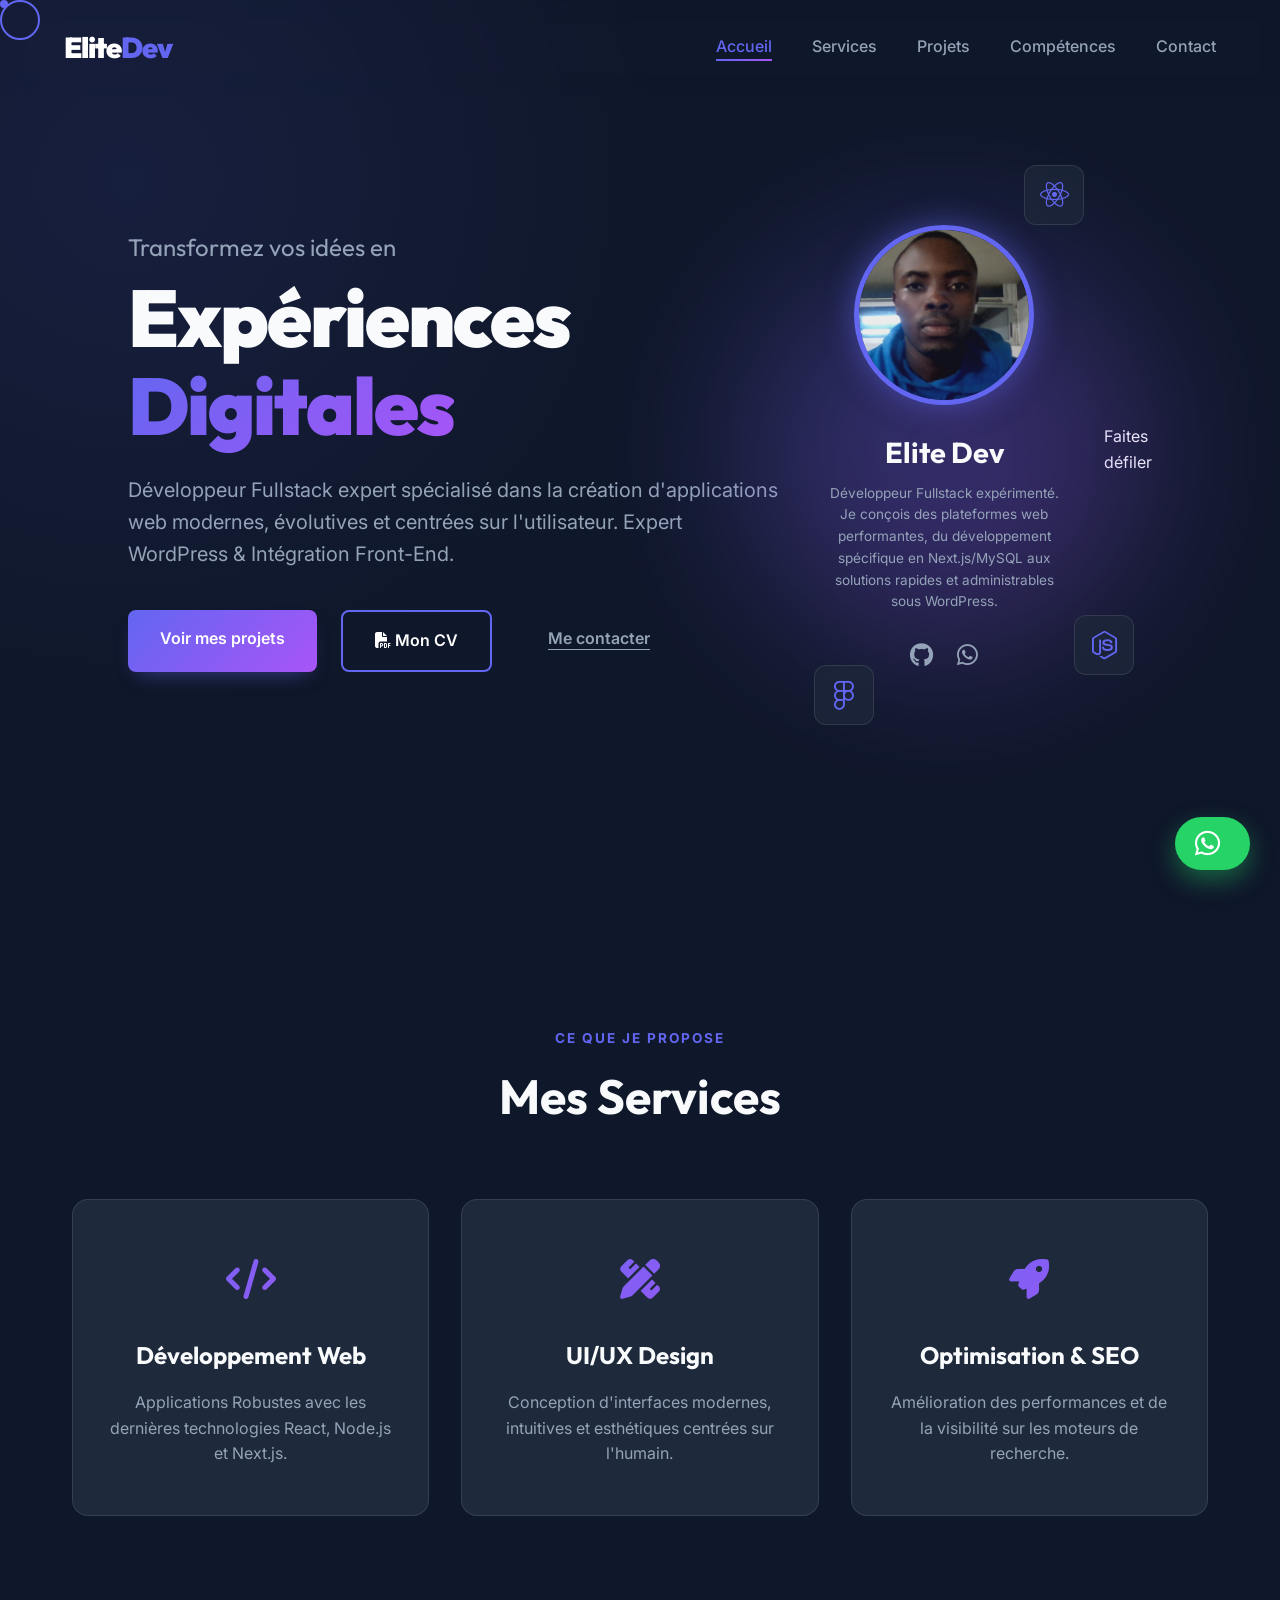
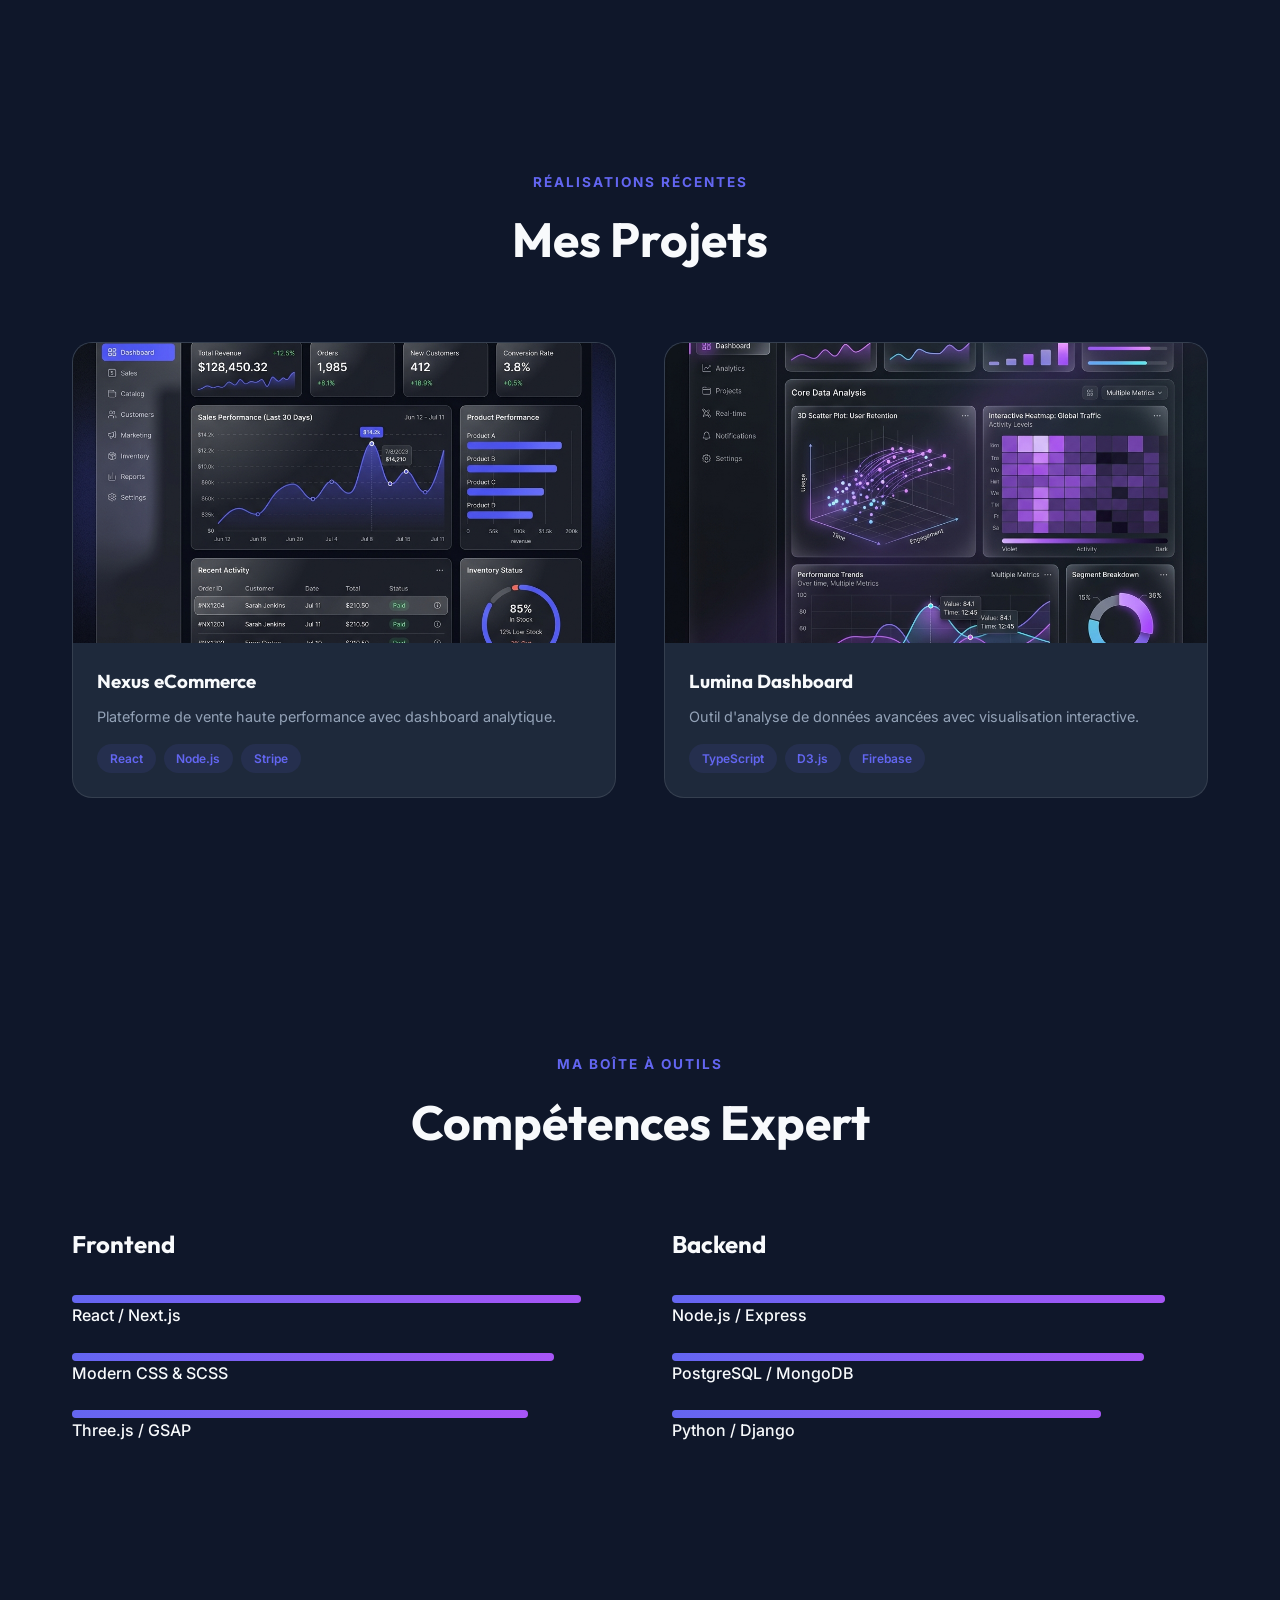
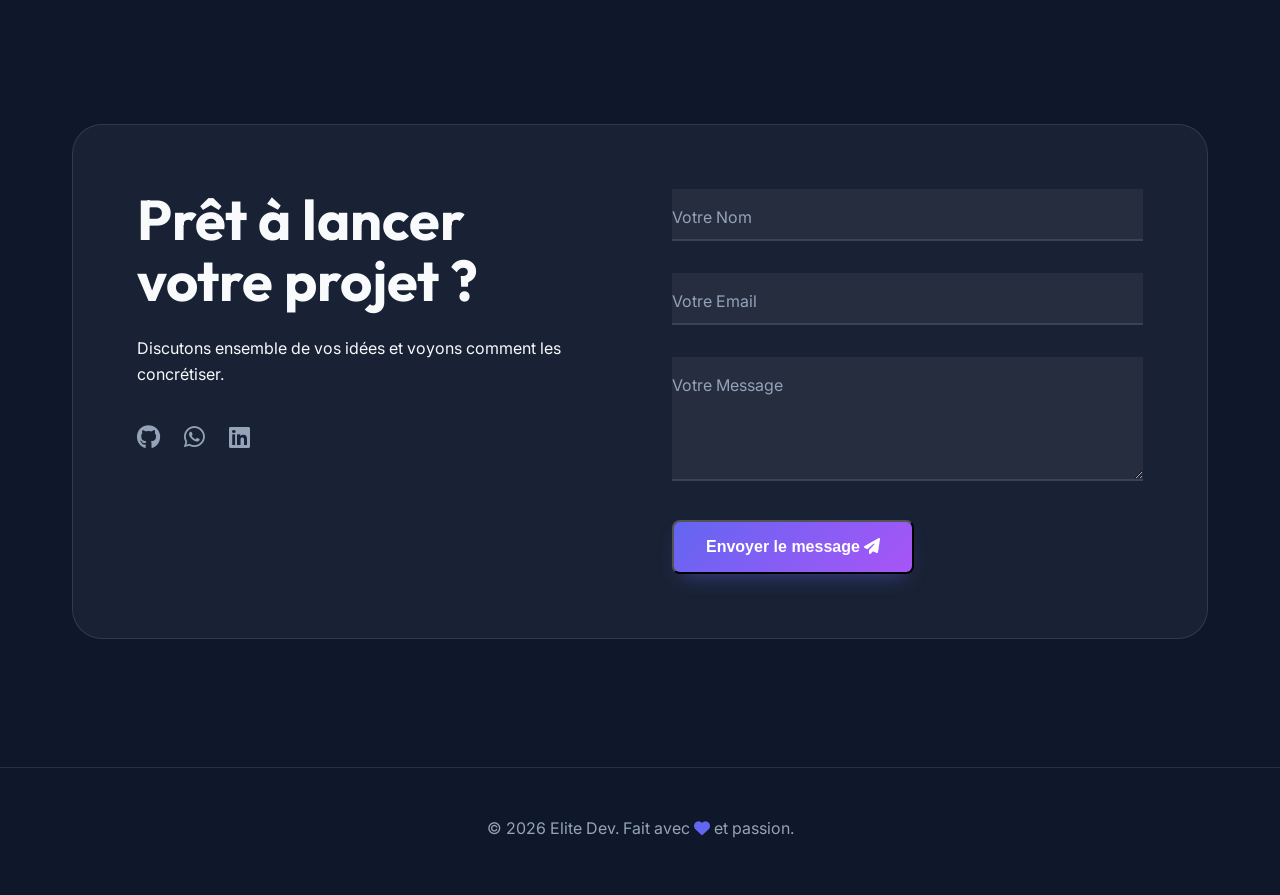
<file: index.html>
<!DOCTYPE html>
<html lang="fr">

<head>
    <meta charset="UTF-8">
    <meta name="viewport" content="width=device-width, initial-scale=1.0">
    <meta name="description"
        content="Portfolio professionnel - Développeur Fullstack & UI/UX Designer à Douala, Cameroun. Création de solutions web modernes et performantes.">
    <meta name="keywords"
        content="Développeur Web Douala, Fullstack Developer Cameroun, Création site web Douala, UI/UX Designer Douala, Freelance Web Douala">
    <meta name="geo.region" content="CM-LT" />
    <meta name="geo.placename" content="Douala" />
    <meta name="geo.position" content="4.0475;9.7067" />
    <meta name="ICBM" content="4.0475, 9.7067" />
    <title>EliteDev | Développeur Fullstack & UX à Douala</title>
    <!-- Google Fonts: Inter & Outfit -->
    <link rel="preconnect" href="https://fonts.googleapis.com">
    <link rel="preconnect" href="https://fonts.gstatic.com" crossorigin>
    <link
        href="https://fonts.googleapis.com/css2?family=Inter:wght@300;400;600;700&family=Outfit:wght@400;700;900&display=swap"
        rel="stylesheet">
    <!-- Font Awesome for Icons -->
    <link rel="stylesheet" href="https://cdnjs.cloudflare.com/ajax/libs/font-awesome/6.4.0/css/all.min.css">
    <link rel="stylesheet" href="style.css">
</head>

<body class="dark-theme">
    <div class="cursor-dot"></div>
    <div class="cursor-outline"></div>

    <header>
        <nav id="navbar">
            <div class="logo">Elite<span>Dev</span></div>
            <ul class="nav-links">
                <li><a href="#home" class="active">Accueil</a></li>
                <li><a href="#services">Services</a></li>
                <li><a href="#projects">Projets</a></li>
                <li><a href="#skills">Compétences</a></li>
                <li><a href="#contact">Contact</a></li>
            </ul>
            <div class="burger">
                <div class="line1"></div>
                <div class="line2"></div>
                <div class="line3"></div>
            </div>
        </nav>
    </header>

    <main>
        <!-- Hero Section -->
        <section id="home" class="hero-section">
            <div class="hero-content">
                <h2 class="reveal">Transformez vos idées en</h2>
                <h1 class="reveal">Expériences <span class="gradient-text">Digitales</span></h1>
                <p class="reveal">Développeur Fullstack expert spécialisé dans la création d'applications web modernes,
                    évolutives et centrées sur l'utilisateur. Expert WordPress & Intégration Front-End.</p>
                <div class="hero-btns reveal">
                    <a href="#projects" class="btn btn-primary">Voir mes projets</a>
                    <a href="CV_EliteDev.pdf" class="btn btn-outline" download><i class="fas fa-file-pdf"></i> Mon
                        CV</a>
                    <a href="#contact" class="btn btn-text">Me contacter</a>
                </div>
            </div>
            <div class="hero-visual reveal">
                <div class="blob"></div>
                <div class="profile-card glass-card">
                    <img src="WIN_20250807_15_33_40_Pro.jpg" alt="Profile" class="profile-img">
                    <div class="profile-info">
                        <h3>Elite Dev</h3>
                        <p>Développeur Fullstack expérimenté. Je conçois des plateformes web performantes, du
                            développement spécifique en Next.js/MySQL aux solutions rapides et administrables sous
                            WordPress.</p>
                        <div class="profile-socials">
                            <a href="https://github.com/Proprenana" target="_blank" rel="noopener noreferrer"><i class="fab fa-github"></i></a>
                            <a href="https://wa.me/237656687317" target="_blank" rel="noopener noreferrer"><i class="fab fa-whatsapp"></i></a>
                        </div>
                    </div>
                </div>
                <div class="floating-tech tech-1"><i class="fab fa-react"></i></div>
                <div class="floating-tech tech-2"><i class="fab fa-node-js"></i></div>
                <div class="floating-tech tech-3"><i class="fab fa-figma"></i></div>
            </div>
            <div class="scroll-down">
                <div class="mouse"></div>
                <span>Faites défiler</span>
            </div>
        </section>

        <!-- Services Section -->
        <section id="services" class="services-section section-padding">
            <div class="container">
                <div class="section-header">
                    <span class="subtitle">Ce que je propose</span>
                    <h2>Mes Services</h2>
                </div>
                <div class="services-grid">
                    <div class="service-card">
                        <div class="service-icon"><i class="fas fa-code"></i></div>
                        <h3>Développement Web</h3>
                        <p>Applications Robustes avec les dernières technologies React, Node.js et Next.js.</p>
                    </div>
                    <div class="service-card">
                        <div class="service-icon"><i class="fas fa-pencil-ruler"></i></div>
                        <h3>UI/UX Design</h3>
                        <p>Conception d'interfaces modernes, intuitives et esthétiques centrées sur l'humain.</p>
                    </div>
                    <div class="service-card">
                        <div class="service-icon"><i class="fas fa-rocket"></i></div>
                        <h3>Optimisation & SEO</h3>
                        <p>Amélioration des performances et de la visibilité sur les moteurs de recherche.</p>
                    </div>
                </div>
            </div>
        </section>

        <!-- Projects Section -->
        <section id="projects" class="projects-section section-padding">
            <div class="container">
                <div class="section-header">
                    <span class="subtitle">Réalisations récentes</span>
                    <h2>Mes Projets</h2>
                </div>
                <div class="projects-grid">
                    <!-- Project 1 -->
                    <div class="project-card reveal">
                        <div class="project-img">
                            <img src="project1.png" alt="Nexu eCommerce">
                            <div class="project-overlay">
                                <a href="#" class="btn-circle"><i class="fas fa-link"></i></a>
                            </div>
                        </div>
                        <div class="project-info">
                            <h3>Nexus eCommerce</h3>
                            <p>Plateforme de vente haute performance avec dashboard analytique.</p>
                            <div class="tags">
                                <span>React</span>
                                <span>Node.js</span>
                                <span>Stripe</span>
                            </div>
                        </div>
                    </div>
                    <!-- Template for other projects -->
                    <div class="project-card reveal">
                        <div class="project-img">
                            <img src="project2.png" alt="Lumina Dashboard">
                            <div class="project-overlay">
                                <a href="#" class="btn-circle"><i class="fas fa-link"></i></a>
                            </div>
                        </div>
                        <div class="project-info">
                            <h3>Lumina Dashboard</h3>
                            <p>Outil d'analyse de données avancées avec visualisation interactive.</p>
                            <div class="tags">
                                <span>TypeScript</span>
                                <span>D3.js</span>
                                <span>Firebase</span>
                            </div>
                        </div>
                    </div>
                </div>
            </div>
        </section>

        <!-- Skills Section -->
        <section id="skills" class="skills-section section-padding">
            <div class="container">
                <div class="section-header">
                    <span class="subtitle">Ma boîte à outils</span>
                    <h2>Compétences Expert</h2>
                </div>
                <div class="skills-wrapper">
                    <div class="skill-category">
                        <h3>Frontend</h3>
                        <div class="skill-bar">
                            <div class="skill-progress" style="width: 95%;"></div><span>React / Next.js</span>
                        </div>
                        <div class="skill-bar">
                            <div class="skill-progress" style="width: 90%;"></div><span>Modern CSS & SCSS</span>
                        </div>
                        <div class="skill-bar">
                            <div class="skill-progress" style="width: 85%;"></div><span>Three.js / GSAP</span>
                        </div>
                    </div>
                    <div class="skill-category">
                        <h3>Backend</h3>
                        <div class="skill-bar">
                            <div class="skill-progress" style="width: 92%;"></div><span>Node.js / Express</span>
                        </div>
                        <div class="skill-bar">
                            <div class="skill-progress" style="width: 88%;"></div><span>PostgreSQL / MongoDB</span>
                        </div>
                        <div class="skill-bar">
                            <div class="skill-progress" style="width: 80%;"></div><span>Python / Django</span>
                        </div>
                    </div>
                </div>
            </div>
        </section>

        <!-- Contact Section -->
        <section id="contact" class="contact-section section-padding">
            <div class="container">
                <div class="contact-box">
                    <div class="contact-info">
                        <h2>Prêt à lancer <br>votre projet ?</h2>
                        <p>Discutons ensemble de vos idées et voyons comment les concrétiser.</p>
                        <div class="social-links">
                            <a href="https://github.com/Proprenana" target="_blank" rel="noopener noreferrer"><i class="fab fa-github"></i></a>
                            <a href="https://wa.me/237656687317" target="_blank" rel="noopener noreferrer"><i class="fab fa-whatsapp"></i></a>
                            <a href="#"><i class="fab fa-linkedin"></i></a>
                        </div>
                    </div>
                    <form id="contact-form" class="contact-form">
                        <div class="input-group">
                            <input type="text" id="name" required placeholder=" ">
                            <label for="name">Votre Nom</label>
                        </div>
                        <div class="input-group">
                            <input type="email" id="email" required placeholder=" ">
                            <label for="email">Votre Email</label>
                        </div>
                        <div class="input-group">
                            <textarea id="message" required placeholder=" " rows="5"></textarea>
                            <label for="message">Votre Message</label>
                        </div>
                        <button type="submit" class="btn btn-primary">Envoyer le message <i
                                class="fas fa-paper-plane"></i></button>
                    </form>
                </div>
            </div>
        </section>
    </main>

    <footer>
        <div class="container">
            <p>&copy; 2026 Elite Dev. Fait avec <i class="fas fa-heart" style="color: var(--accent);"></i> et passion.
            </p>
        </div>
    </footer>

    <div class="whatsapp-float">
        <a href="https://wa.me/237656687317" target="_blank" rel="noopener noreferrer">
            <i class="fab fa-whatsapp"></i>
            <span>Discuter sur WhatsApp</span>
        </a>
    </div>

    <script src="app.js"></script>
</body>

</html>
</file>
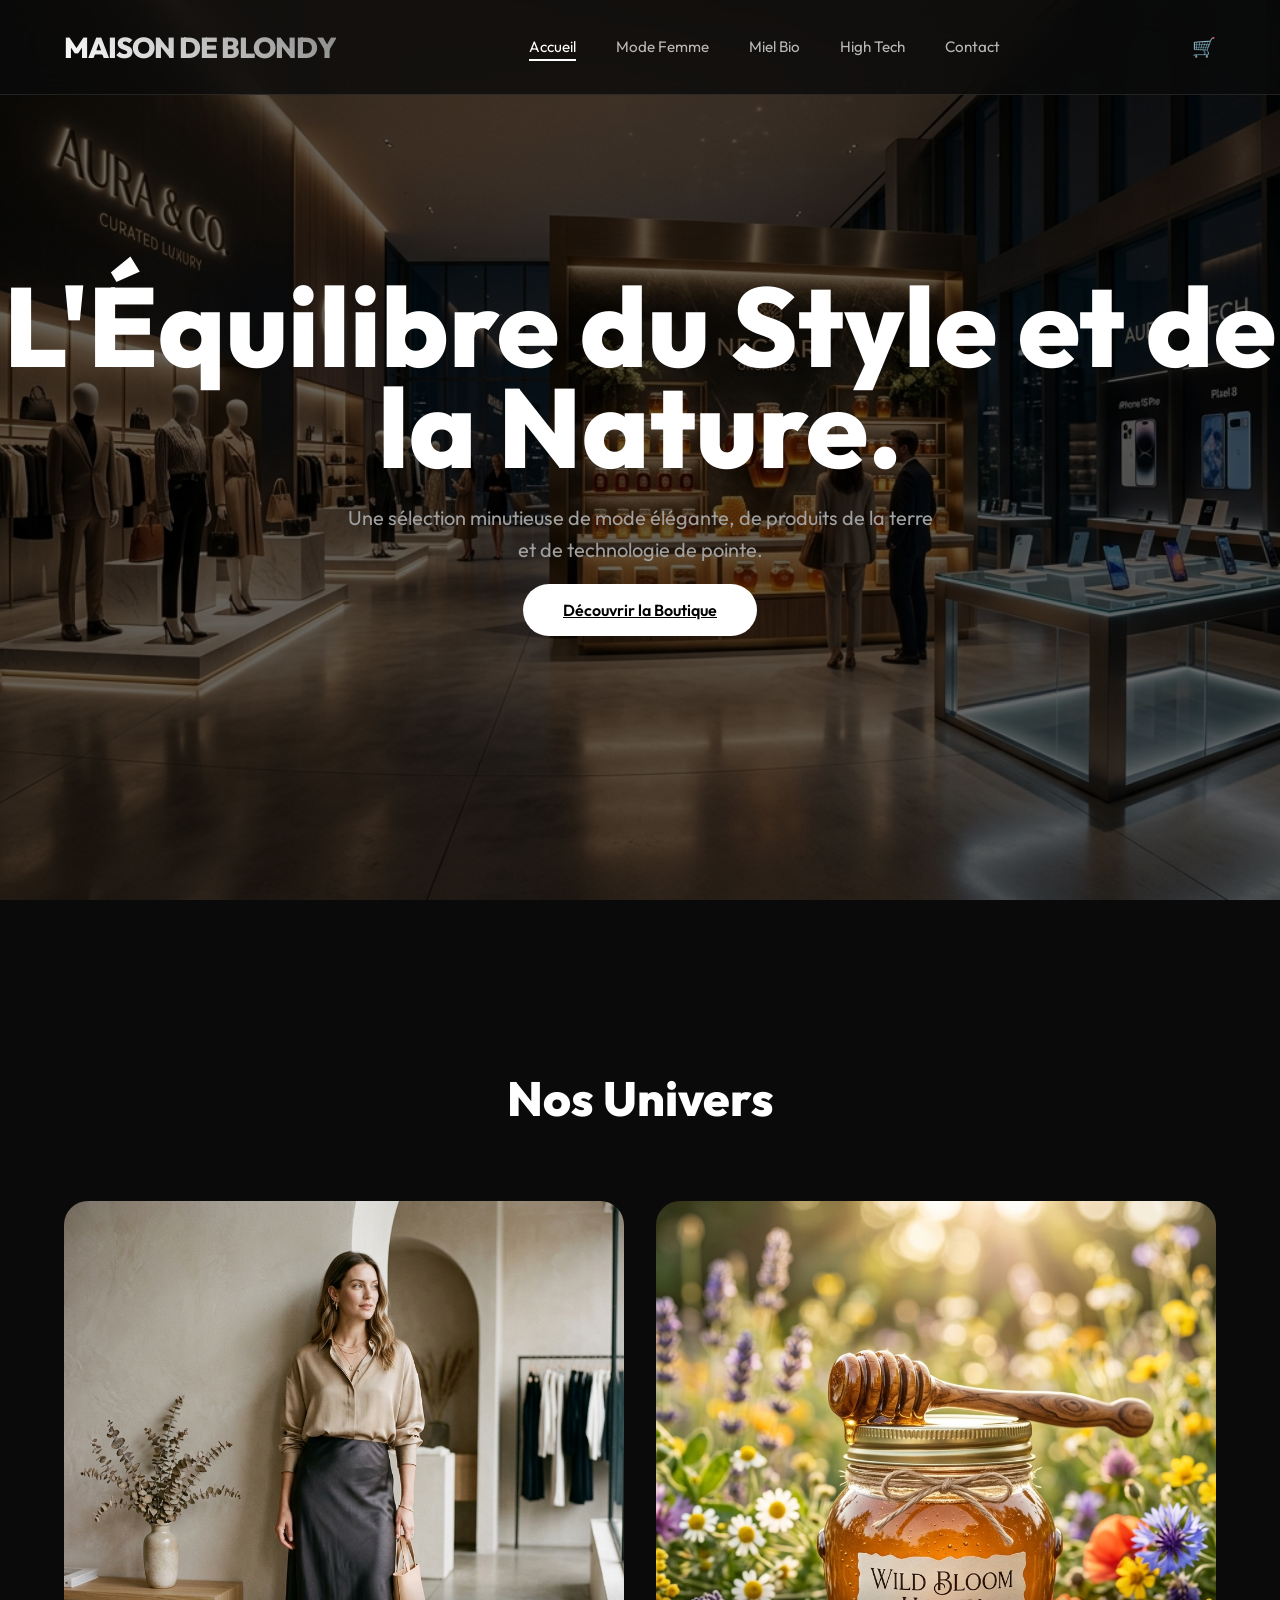
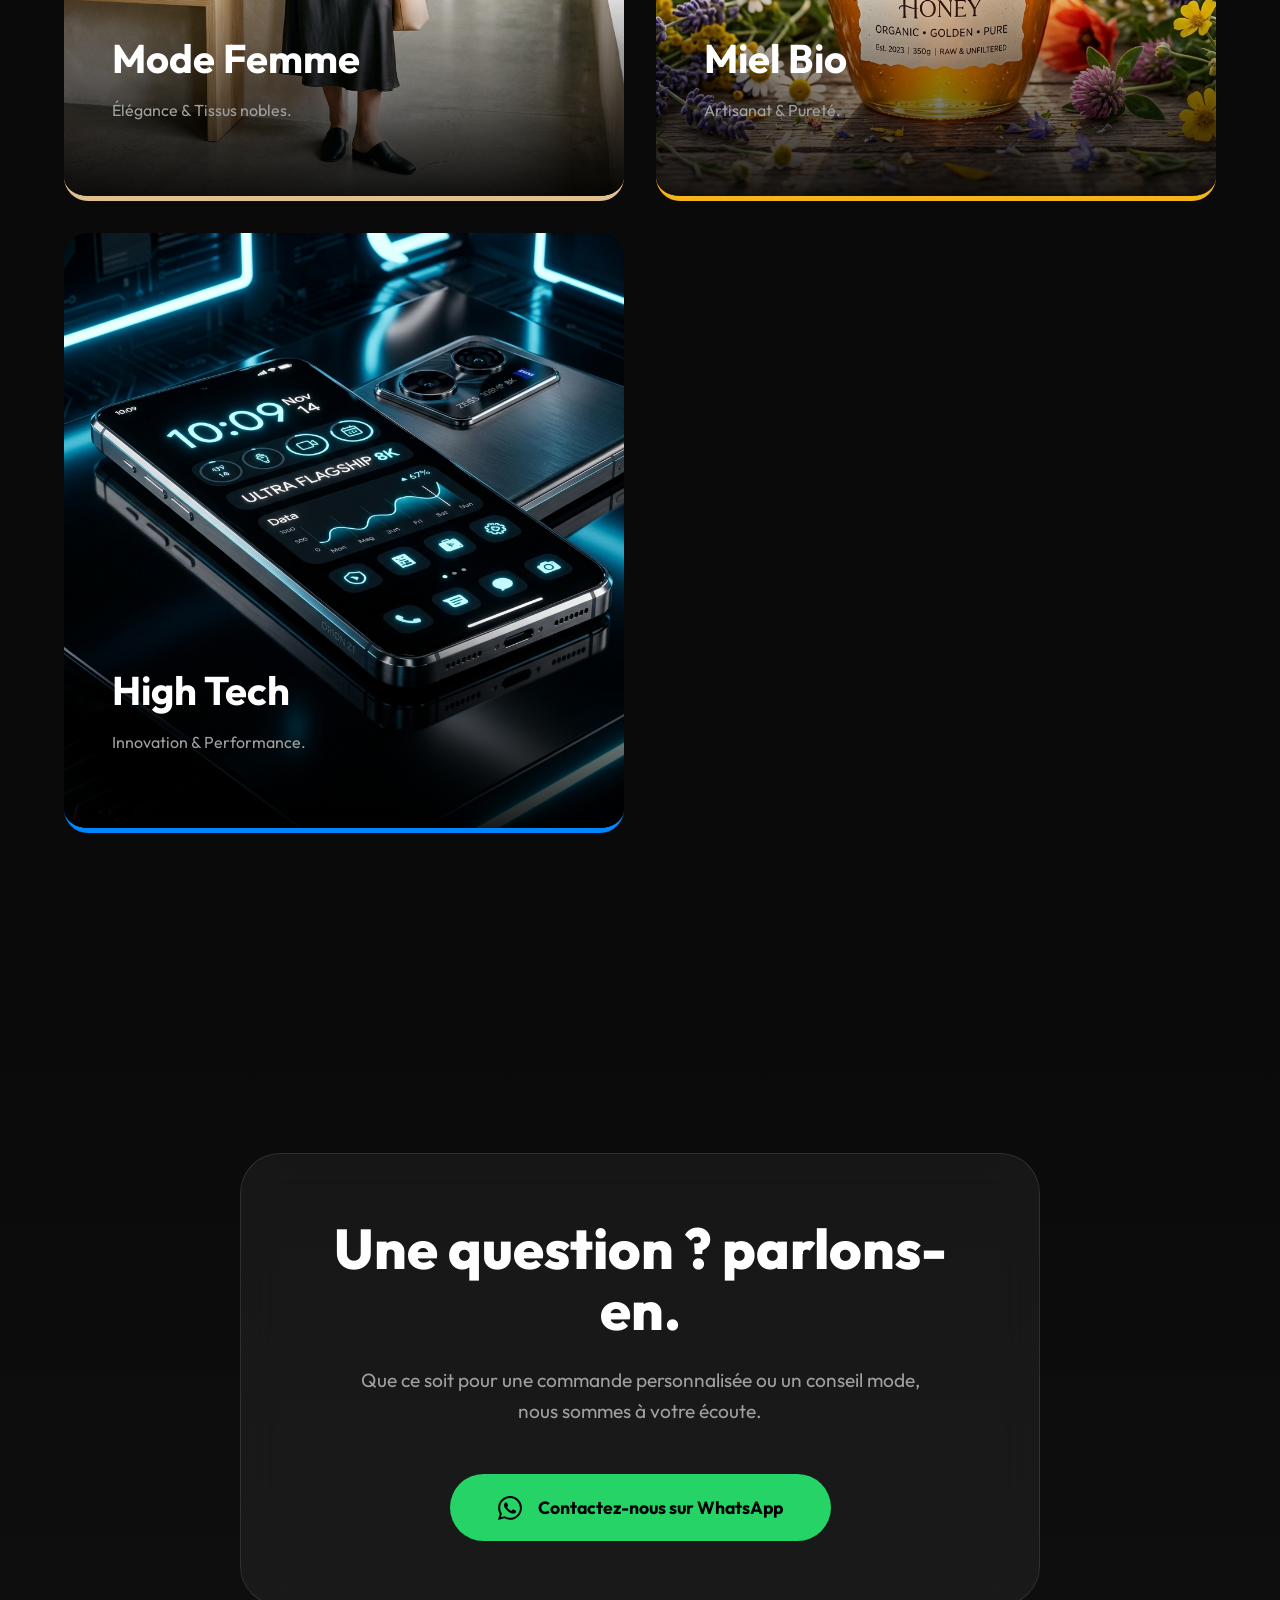
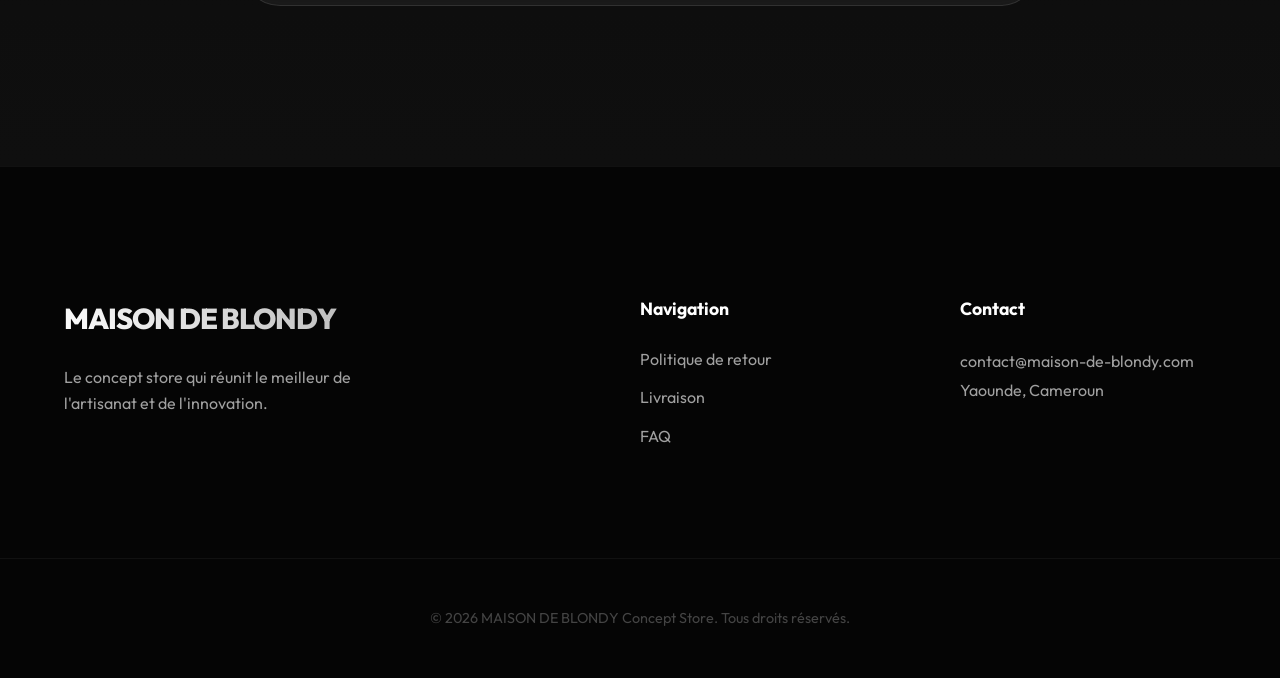
<file: BLONDY/index.html>
<!DOCTYPE html>
<html lang="fr">

<head>
    <meta charset="UTF-8">
    <meta name="viewport" content="width=device-width, initial-scale=1.0">
    <title>MAISON DE BLONDY | Concept Store Moderne</title>
    <meta name="description"
        content="Découvrez une sélection unique de mode femme, miel bio artisanal et les derniers smartphones haut de gamme chez MAISON DE BLONDY.">
    <link rel="stylesheet" href="style.css">
</head>

<body>

    <nav id="navbar">
        <div class="logo">MAISON DE BLONDY</div>
        <ul class="nav-links" id="nav-links">
            <li><a href="index.html" class="active">Accueil</a></li>
            <li><a href="mode.html">Mode Femme</a></li>
            <li><a href="miel.html">Miel Bio</a></li>
            <li><a href="tech.html">High Tech</a></li>
            <li><a href="#contact">Contact</a></li>
        </ul>
        <div class="nav-icons">
            <button class="menu-toggle" id="menu-toggle" aria-label="Menu">
                <svg viewBox="0 0 24 24" width="32" height="32" stroke="currentColor" stroke-width="2.5" fill="none"
                    stroke-linecap="round" stroke-linejoin="round">
                    <line x1="3" y1="12" x2="21" y2="12"></line>
                    <line x1="3" y1="6" x2="21" y2="6"></line>
                    <line x1="3" y1="18" x2="21" y2="18"></line>
                </svg>
            </button>
            <a href="#" class="cart-icon">🛒</a>
        </div>
    </nav>

    <header id="hero" class="hero">
        <img src="assets/hero.png" alt="MAISON DE BLONDY Concept Store" class="hero-video-bg">
        <div class="hero-content">
            <h1>L'Équilibre du Style et de la Nature.</h1>
            <p>Une sélection minutieuse de mode élégante, de produits de la terre et de technologie de pointe.</p>
            <a href="#categories" class="cta-button">Découvrir la Boutique</a>
        </div>
    </header>

    <main>
        <!-- Categories Portal -->
        <section id="categories" class="categories container">
            <h2 class="section-title">Nos Univers</h2>
            <div class="categories-grid">
                <a href="mode.html" class="category-link">
                    <div class="category-card card-fashion">
                        <img src="assets/fashion.png" alt="Mode Femme">
                        <div class="category-overlay">
                            <h3>Mode Femme</h3>
                            <p>Élégance & Tissus nobles.</p>
                        </div>
                    </div>
                </a>
                <a href="miel.html" class="category-link">
                    <div class="category-card card-honey">
                        <img src="assets/honey.png" alt="Miel Bio">
                        <div class="category-overlay">
                            <h3>Miel Bio</h3>
                            <p>Artisanat & Pureté.</p>
                        </div>
                    </div>
                </a>
                <a href="tech.html" class="category-link">
                    <div class="category-card card-tech">
                        <img src="assets/smartphone.png" alt="High Tech">
                        <div class="category-overlay">
                            <h3>High Tech</h3>
                            <p>Innovation & Performance.</p>
                        </div>
                    </div>
                </a>
            </div>
        </section>
    </main>

    <section id="contact" class="contact-section">
        <div class="container">
            <div class="contact-content">
                <h2>Une question ? parlons-en.</h2>
                <p>Que ce soit pour une commande personnalisée ou un conseil mode, nous sommes à votre écoute.</p>
                <a href="https://wa.me/237656687317" class="whatsapp-btn" target="_blank" rel="noopener noreferrer">
                    <svg viewBox="0 0 24 24" width="24" height="24" fill="currentColor">
                        <path
                            d="M17.472 14.382c-.297-.149-1.758-.867-2.03-.967-.273-.099-.471-.148-.67.15-.197.297-.767.966-.94 1.164-.173.199-.347.223-.644.075-.297-.15-1.255-.463-2.39-1.475-.883-.788-1.48-1.761-1.653-2.059-.173-.297-.018-.458.13-.606.134-.133.298-.347.446-.52.149-.174.198-.298.298-.497.099-.198.05-.371-.025-.52-.075-.149-.669-1.612-.916-2.207-.242-.579-.487-.5-.669-.51-.173-.008-.371-.01-.57-.01-.198 0-.52.074-.792.372-.272.297-1.04 1.016-1.04 2.479 0 1.462 1.065 2.875 1.213 3.074.149.198 2.096 3.2 5.077 4.487.709.306 1.262.489 1.694.625.712.227 1.36.195 1.871.118.571-.085 1.758-.719 2.006-1.413.248-.694.248-1.289.173-1.413-.074-.124-.272-.198-.57-.347m-5.421 7.403h-.004a9.87 9.87 0 01-5.031-1.378l-.361-.214-3.741.982.998-3.648-.235-.374a9.86 9.86 0 01-1.51-5.26c.001-5.45 4.436-9.884 9.888-9.884 2.64 0 5.122 1.03 6.988 2.898a9.825 9.825 0 012.893 6.994c-.003 5.45-4.437 9.884-9.885 9.884m8.413-18.297A11.815 11.815 0 0012.05 0C5.495 0 .16 5.335.157 11.892c0 2.096.547 4.142 1.588 5.945L0 24l6.335-1.662c1.72.937 3.659 1.432 5.631 1.435h.005c6.554 0 11.89-5.335 11.893-11.893a11.821 11.821 0 00-3.48-8.413Z" />
                    </svg>
                    Contactez-nous sur WhatsApp
                </a>
            </div>
        </div>
    </section>
    </main>

    <footer class="site-footer">
        <div class="container footer-container">
            <div class="footer-brand">
                <h3 class="logo">MAISON DE BLONDY</h3>
                <p>Le concept store qui réunit le meilleur de l'artisanat et de l'innovation.</p>
            </div>
            <div class="footer-nav">
                <h4>Navigation</h4>
                <ul>
                    <li>Politique de retour</li>
                    <li>Livraison</li>
                    <li>FAQ</li>
                </ul>
            </div>
            <div class="footer-contact">
                <h4>Contact</h4>
                <p>contact@maison-de-blondy.com<br>Yaounde, Cameroun</p>
            </div>
        </div>
        <div class="footer-bottom">
            <p>&copy; 2026 MAISON DE BLONDY Concept Store. Tous droits réservés.</p>
        </div>
    </footer>

    <script src="main.js"></script>
</body>

</html>
</file>
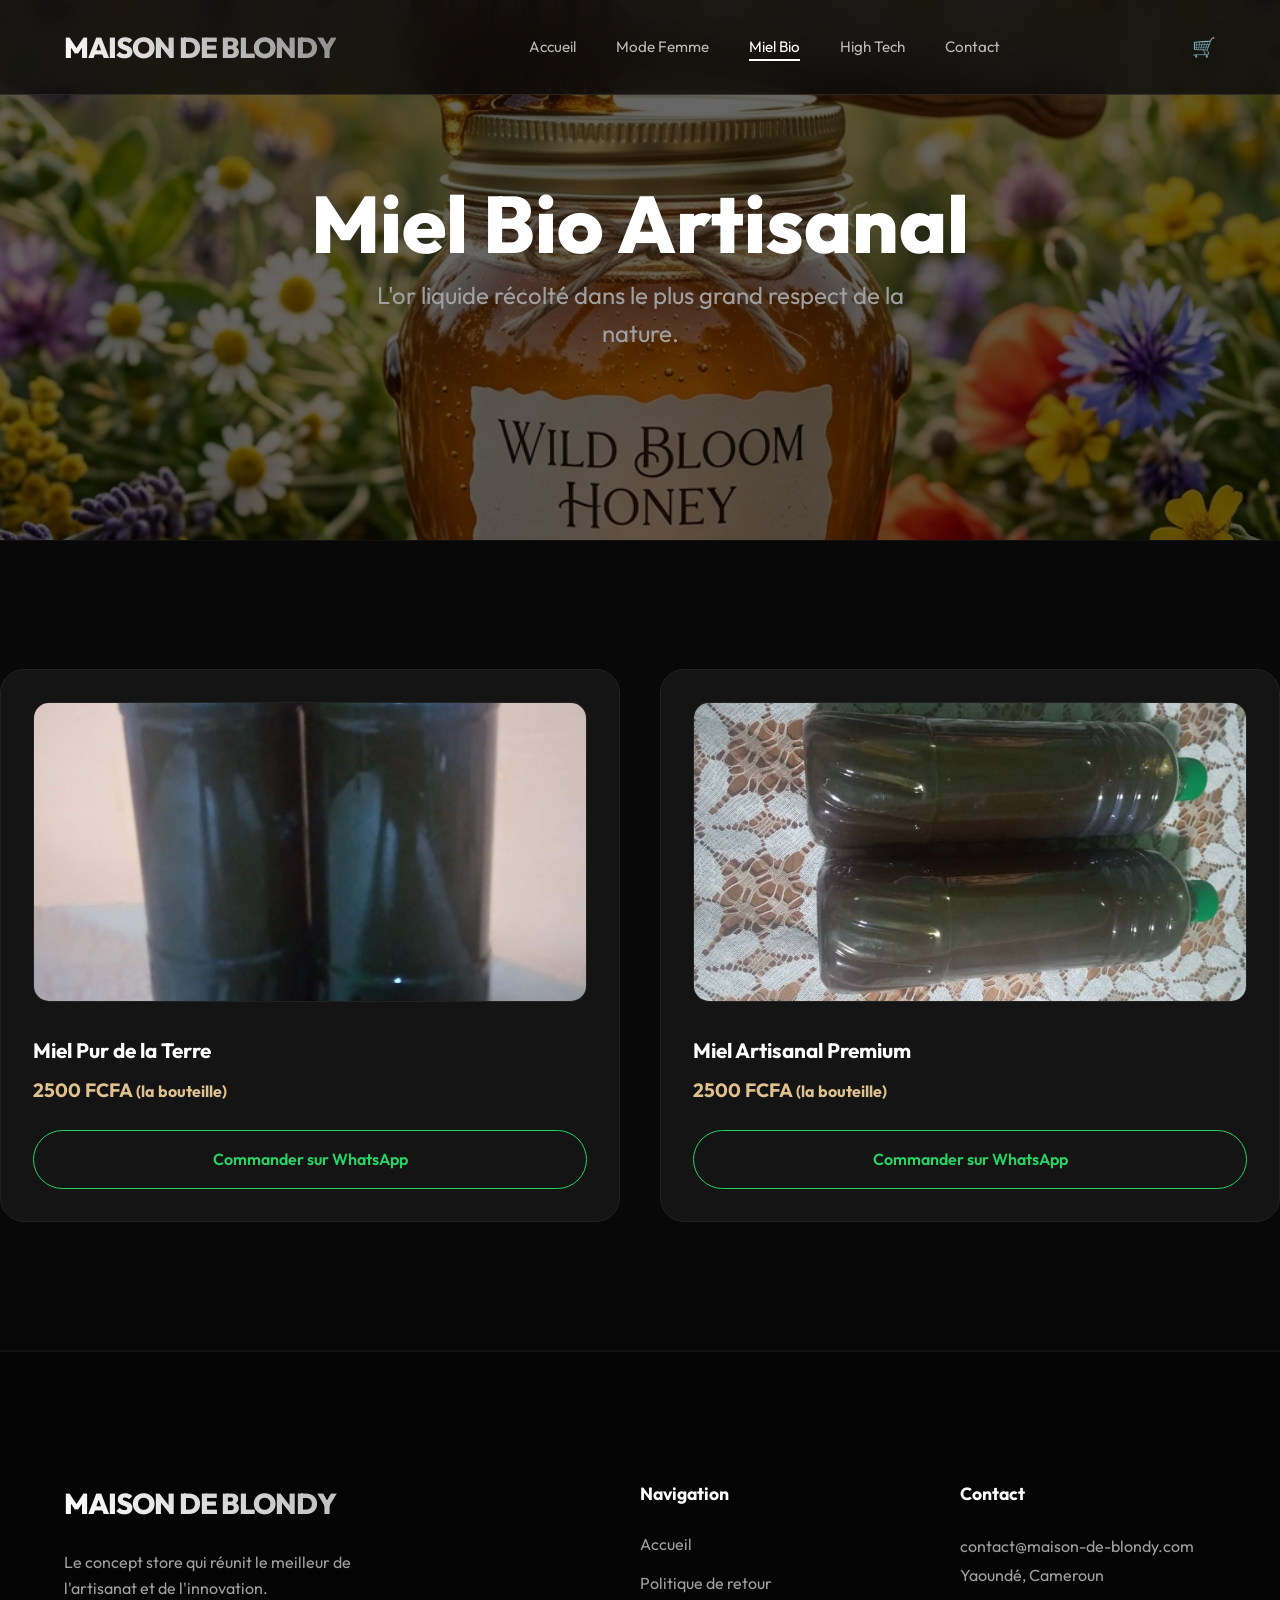
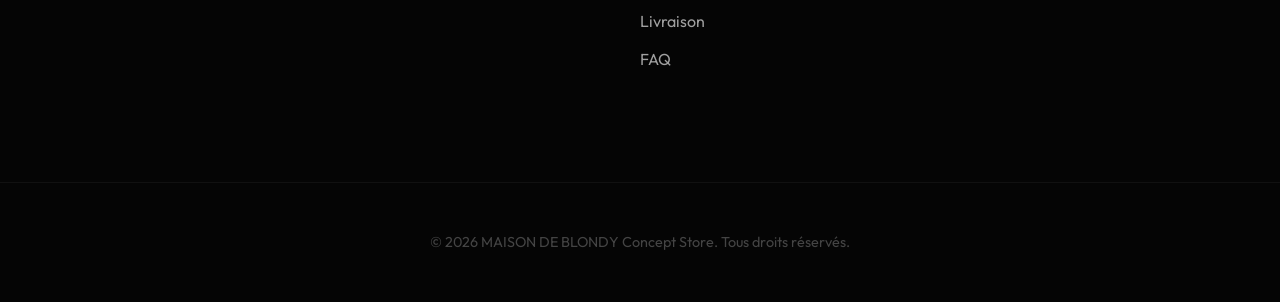
<file: BLONDY/miel.html>
<!DOCTYPE html>
<html lang="fr">
<head>
    <meta charset="UTF-8">
    <meta name="viewport" content="width=device-width, initial-scale=1.0">
    <title>Miel Bio | MAISON DE BLONDY</title>
    <meta name="description" content="Découvrez notre miel bio artisanal premium chez MAISON DE BLONDY.">
    <link rel="stylesheet" href="style.css">
</head>
<body>

    <nav id="navbar">
        <div class="logo"><a href="index.html" style="text-decoration: none; color: inherit;">MAISON DE BLONDY</a></div>
        <ul class="nav-links" id="nav-links">
            <li><a href="index.html">Accueil</a></li>
            <li><a href="mode.html">Mode Femme</a></li>
            <li><a href="miel.html" class="active">Miel Bio</a></li>
            <li><a href="tech.html">High Tech</a></li>
            <li><a href="index.html#contact">Contact</a></li>
        </ul>
        <div class="nav-icons">
            <button class="menu-toggle" id="menu-toggle" aria-label="Menu">
                <svg viewBox="0 0 24 24" width="32" height="32" stroke="currentColor" stroke-width="2.5" fill="none" stroke-linecap="round" stroke-linejoin="round">
                    <line x1="3" y1="12" x2="21" y2="12"></line>
                    <line x1="3" y1="6" x2="21" y2="6"></line>
                    <line x1="3" y1="18" x2="21" y2="18"></line>
                </svg>
            </button>
            <a href="#" class="cart-icon">🛒</a>
        </div>
    </nav>

    <header class="category-hero" style="background: linear-gradient(rgba(0,0,0,0.6), rgba(0,0,0,0.6)), url('assets/honey.png') center/cover;">
        <div class="hero-content">
            <h1>Miel Bio Artisanal</h1>
            <p>L'or liquide récolté dans le plus grand respect de la nature.</p>
        </div>
    </header>

    <main>
        <section class="product-section container section-dark">
            <div class="product-grid">
                <div class="product-card">
                    <img src="WhatsApp Image 2026-04-08 at 13.02.22.jpeg" alt="Miel de la Terre" class="product-img">
                    <div class="product-info">
                        <h4>Miel Pur de la Terre</h4>
                        <p class="price">2500 FCFA <small>(la bouteille)</small></p>
                        <a href="https://wa.me/237656687317?text=Bonjour%20Maison%20de%20Blondy,%20je%20souhaite%20commander%20une%20bouteille%20de%20miel%20pur%20(2500%20FCFA)" class="whatsapp-order-btn">Commander sur WhatsApp</a>
                    </div>
                </div>
                <div class="product-card">
                    <img src="WhatsApp Image 2026-04-08 at 13.02.23 (1).jpeg" alt="Miel Artisanal" class="product-img">
                    <div class="product-info">
                        <h4>Miel Artisanal Premium</h4>
                        <p class="price">2500 FCFA <small>(la bouteille)</small></p>
                        <a href="https://wa.me/237656687317?text=Bonjour%20Maison%20de%20Blondy,%20je%20souhaite%20commander%20une%20bouteille%20de%20miel%20artisanal%20premium%20(2500%20FCFA)" class="whatsapp-order-btn">Commander sur WhatsApp</a>
                    </div>
                </div>
            </div>
        </section>
    </main>

    <footer class="site-footer">
        <div class="container footer-container">
            <div class="footer-brand">
                <h3 class="logo">MAISON DE BLONDY</h3>
                <p>Le concept store qui réunit le meilleur de l'artisanat et de l'innovation.</p>
            </div>
            <div class="footer-nav">
                <h4>Navigation</h4>
                <ul>
                    <li><a href="index.html" style="color: inherit; text-decoration: none;">Accueil</a></li>
                    <li>Politique de retour</li>
                    <li>Livraison</li>
                    <li>FAQ</li>
                </ul>
            </div>
            <div class="footer-contact">
                <h4>Contact</h4>
                <p>contact@maison-de-blondy.com<br>Yaoundé, Cameroun</p>
            </div>
        </div>
        <div class="footer-bottom">
            <p>&copy; 2026 MAISON DE BLONDY Concept Store. Tous droits réservés.</p>
        </div>
    </footer>

    <script src="main.js"></script>
</body>
</html>
</file>
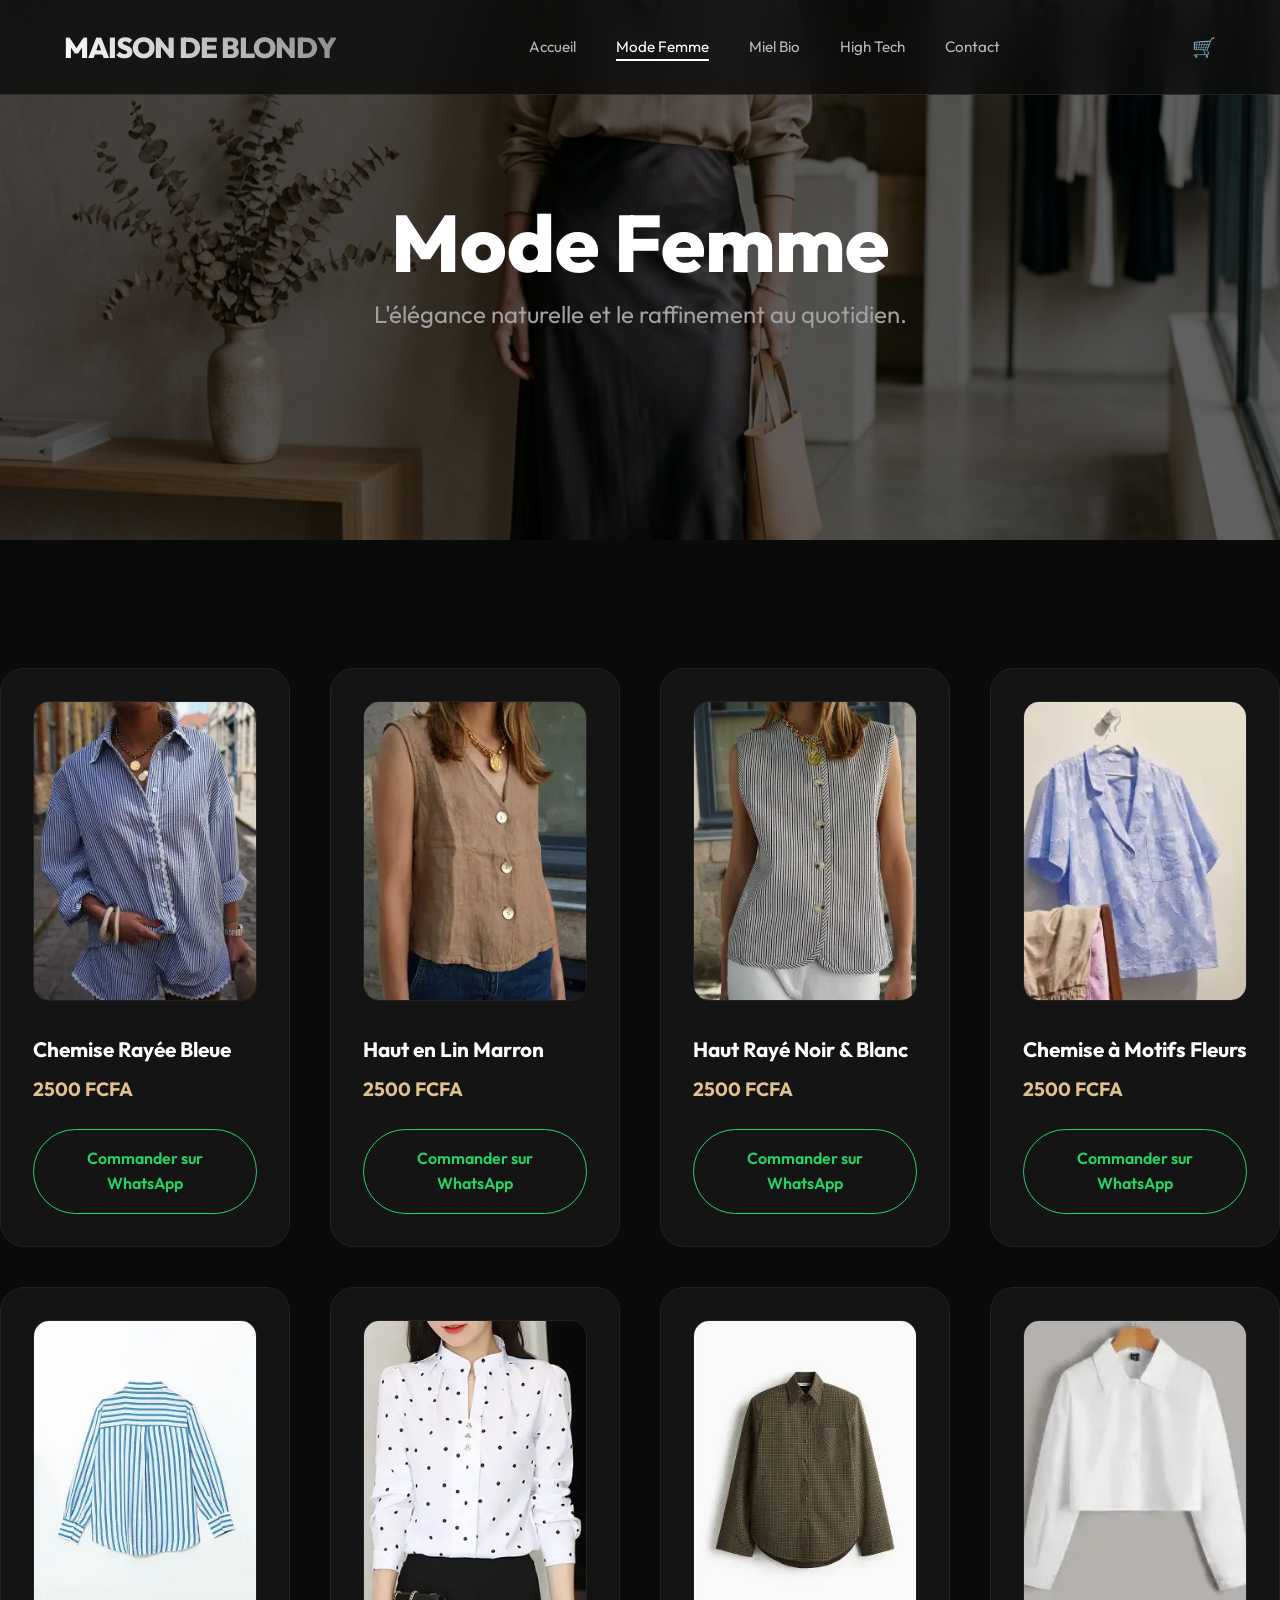
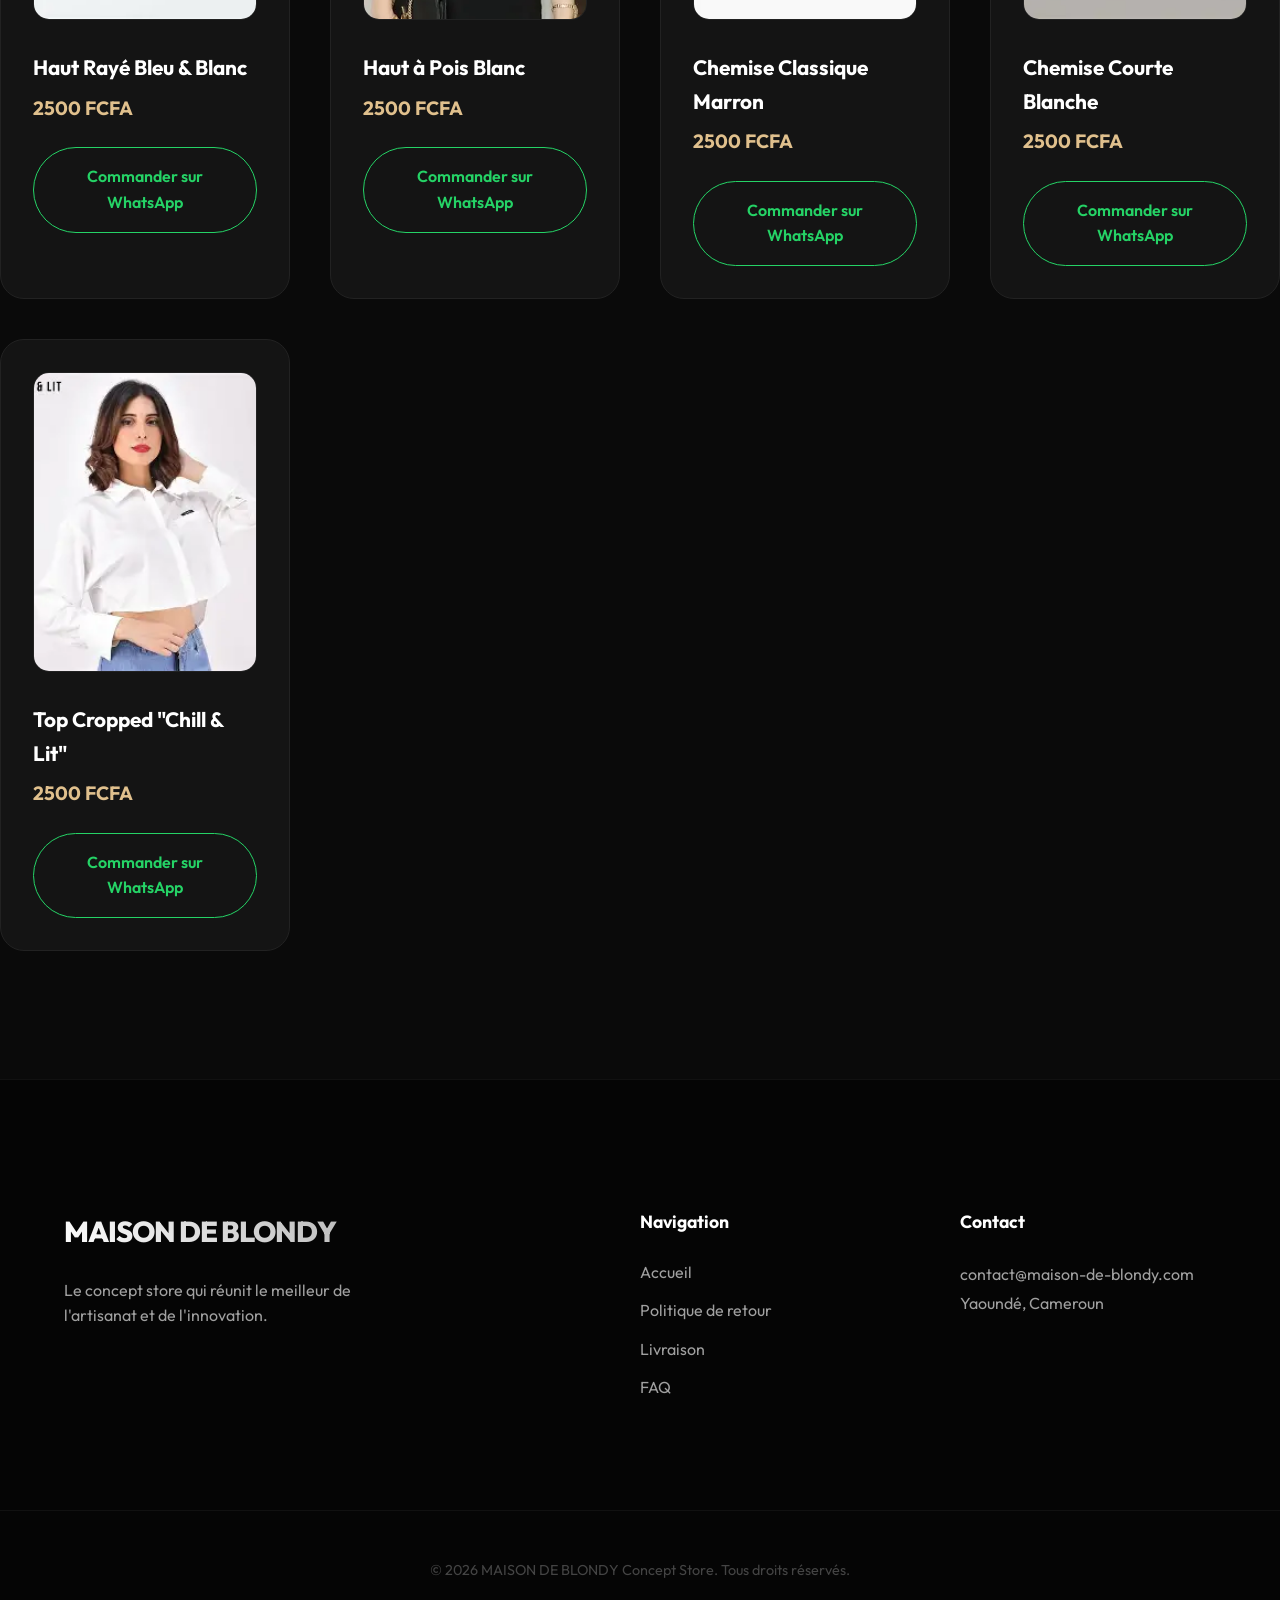
<file: BLONDY/mode.html>
<!DOCTYPE html>
<html lang="fr">
<head>
    <meta charset="UTF-8">
    <meta name="viewport" content="width=device-width, initial-scale=1.0">
    <title>Mode Femme | MAISON DE BLONDY</title>
    <meta name="description" content="Découvrez notre collection élégante de mode femme chez MAISON DE BLONDY.">
    <link rel="stylesheet" href="style.css">
</head>
<body>

    <nav id="navbar">
        <div class="logo"><a href="index.html" style="text-decoration: none; color: inherit;">MAISON DE BLONDY</a></div>
        <ul class="nav-links" id="nav-links">
            <li><a href="index.html">Accueil</a></li>
            <li><a href="mode.html" class="active">Mode Femme</a></li>
            <li><a href="miel.html">Miel Bio</a></li>
            <li><a href="tech.html">High Tech</a></li>
            <li><a href="index.html#contact">Contact</a></li>
        </ul>
        <div class="nav-icons">
            <button class="menu-toggle" id="menu-toggle" aria-label="Menu">
                <svg viewBox="0 0 24 24" width="32" height="32" stroke="currentColor" stroke-width="2.5" fill="none" stroke-linecap="round" stroke-linejoin="round">
                    <line x1="3" y1="12" x2="21" y2="12"></line>
                    <line x1="3" y1="6" x2="21" y2="6"></line>
                    <line x1="3" y1="18" x2="21" y2="18"></line>
                </svg>
            </button>
            <a href="#" class="cart-icon">🛒</a>
        </div>
    </nav>

    <header class="category-hero" style="background: linear-gradient(rgba(0,0,0,0.6), rgba(0,0,0,0.6)), url('assets/fashion.png') center/cover;">
        <div class="hero-content">
            <h1>Mode Femme</h1>
            <p>L'élégance naturelle et le raffinement au quotidien.</p>
        </div>
    </header>

    <main>
        <section class="product-section container">
            <div class="product-grid">
                <div class="product-card">
                    <img src="OIP.webp" alt="Vêtement Femme 1" class="product-img">
                    <div class="product-info">
                        <h4>Chemise Rayée Bleue</h4>
                        <p class="price">2500 FCFA</p>
                        <a href="https://wa.me/237656687317?text=Bonjour%20Maison%20de%20Blondy,%20je%20souhaite%20commander%20la%20chemise%20rayée%20bleue%20(2500%20FCFA)" class="whatsapp-order-btn">Commander sur WhatsApp</a>
                    </div>
                </div>
                <div class="product-card">
                    <img src="OIP (1).webp" alt="Vêtement Femme 2" class="product-img">
                    <div class="product-info">
                        <h4>Haut en Lin Marron</h4>
                        <p class="price">2500 FCFA</p>
                        <a href="https://wa.me/237656687317?text=Bonjour%20Maison%20de%20Blondy,%20je%20souhaite%20commander%20le%20haut%20en%20lin%20marron%20(2500%20FCFA)" class="whatsapp-order-btn">Commander sur WhatsApp</a>
                    </div>
                </div>
                <div class="product-card">
                    <img src="OIP (2).webp" alt="Vêtement Femme 3" class="product-img">
                    <div class="product-info">
                        <h4>Haut Rayé Noir & Blanc</h4>
                        <p class="price">2500 FCFA</p>
                        <a href="https://wa.me/237656687317?text=Bonjour%20Maison%20de%20Blondy,%20je%20souhaite%20commander%20le%20haut%20rayé%20noir%20et%20blanc%20(2500%20FCFA)" class="whatsapp-order-btn">Commander sur WhatsApp</a>
                    </div>
                </div>
                <div class="product-card">
                    <img src="OIF.webp" alt="Vêtement Femme 4" class="product-img">
                    <div class="product-info">
                        <h4>Chemise à Motifs Fleurs</h4>
                        <p class="price">2500 FCFA</p>
                        <a href="https://wa.me/237656687317?text=Bonjour%20Maison%20de%20Blondy,%20je%20souhaite%20commander%20la%20chemise%20à%20motifs%20fleurs%20(2500%20FCFA)" class="whatsapp-order-btn">Commander sur WhatsApp</a>
                    </div>
                </div>
                <div class="product-card">
                    <img src="télécharger.webp" alt="Vêtement Femme 5" class="product-img">
                    <div class="product-info">
                        <h4>Haut Rayé Bleu & Blanc</h4>
                        <p class="price">2500 FCFA</p>
                        <a href="https://wa.me/237656687317?text=Bonjour%20Maison%20de%20Blondy,%20je%20souhaite%20commander%20le%20haut%20rayé%20bleu%20et%20blanc%20(2500%20FCFA)" class="whatsapp-order-btn">Commander sur WhatsApp</a>
                    </div>
                </div>
                <div class="product-card">
                    <img src="OIP (3).webp" alt="Vêtement Femme 6" class="product-img">
                    <div class="product-info">
                        <h4>Haut à Pois Blanc</h4>
                        <p class="price">2500 FCFA</p>
                        <a href="https://wa.me/237656687317?text=Bonjour%20Maison%20de%20Blondy,%20je%20souhaite%20commander%20le%20haut%20à%20pois%20blanc%20(2500%20FCFA)" class="whatsapp-order-btn">Commander sur WhatsApp</a>
                    </div>
                </div>
                <div class="product-card">
                    <img src="OIP (4).webp" alt="Vêtement Femme 7" class="product-img">
                    <div class="product-info">
                        <h4>Chemise Classique Marron</h4>
                        <p class="price">2500 FCFA</p>
                        <a href="https://wa.me/237656687317?text=Bonjour%20Maison%20de%20Blondy,%20je%20souhaite%20commander%20la%20chemise%20classique%20marron%20(2500%20FCFA)" class="whatsapp-order-btn">Commander sur WhatsApp</a>
                    </div>
                </div>
                <div class="product-card">
                    <img src="OIP (9).webp" alt="Vêtement Femme 8" class="product-img">
                    <div class="product-info">
                        <h4>Chemise Courte Blanche</h4>
                        <p class="price">2500 FCFA</p>
                        <a href="https://wa.me/237656687317?text=Bonjour%20Maison%20de%20Blondy,%20je%20souhaite%20commander%20la%20chemise%20courte%20blanche%20(2500%20FCFA)" class="whatsapp-order-btn">Commander sur WhatsApp</a>
                    </div>
                </div>
                <div class="product-card">
                    <img src="télécharger (2).webp" alt="Vêtement Femme 9" class="product-img">
                    <div class="product-info">
                        <h4>Top Cropped "Chill & Lit"</h4>
                        <p class="price">2500 FCFA</p>
                        <a href="https://wa.me/237656687317?text=Bonjour%20Maison%20de%20Blondy,%20je%20souhaite%20commander%20le%20top%20cropped%20chill%20and%20lit%20(2500%20FCFA)" class="whatsapp-order-btn">Commander sur WhatsApp</a>
                    </div>
                </div>
            </div>
        </section>
    </main>

    <footer class="site-footer">
        <div class="container footer-container">
            <div class="footer-brand">
                <h3 class="logo">MAISON DE BLONDY</h3>
                <p>Le concept store qui réunit le meilleur de l'artisanat et de l'innovation.</p>
            </div>
            <div class="footer-nav">
                <h4>Navigation</h4>
                <ul>
                    <li><a href="index.html" style="color: inherit; text-decoration: none;">Accueil</a></li>
                    <li>Politique de retour</li>
                    <li>Livraison</li>
                    <li>FAQ</li>
                </ul>
            </div>
            <div class="footer-contact">
                <h4>Contact</h4>
                <p>contact@maison-de-blondy.com<br>Yaoundé, Cameroun</p>
            </div>
        </div>
        <div class="footer-bottom">
            <p>&copy; 2026 MAISON DE BLONDY Concept Store. Tous droits réservés.</p>
        </div>
    </footer>

    <script src="main.js"></script>
</body>
</html>
</file>
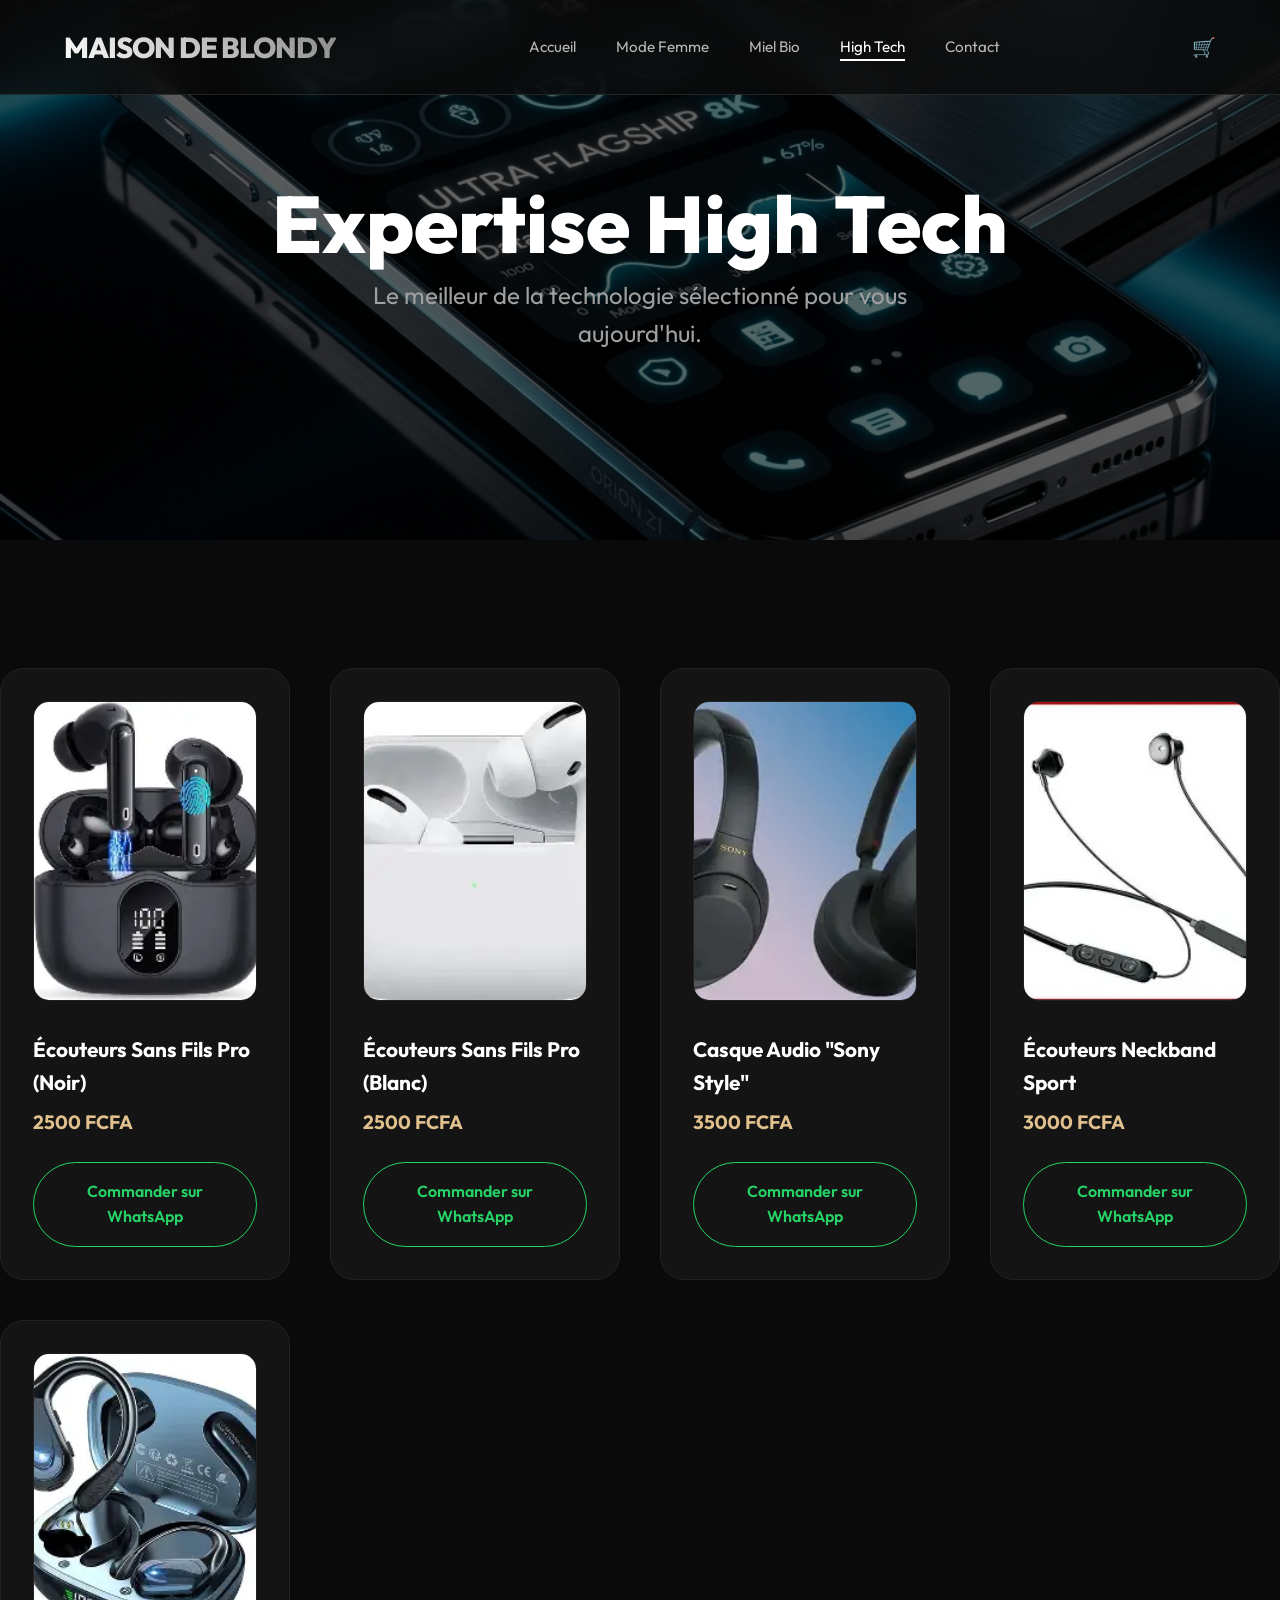
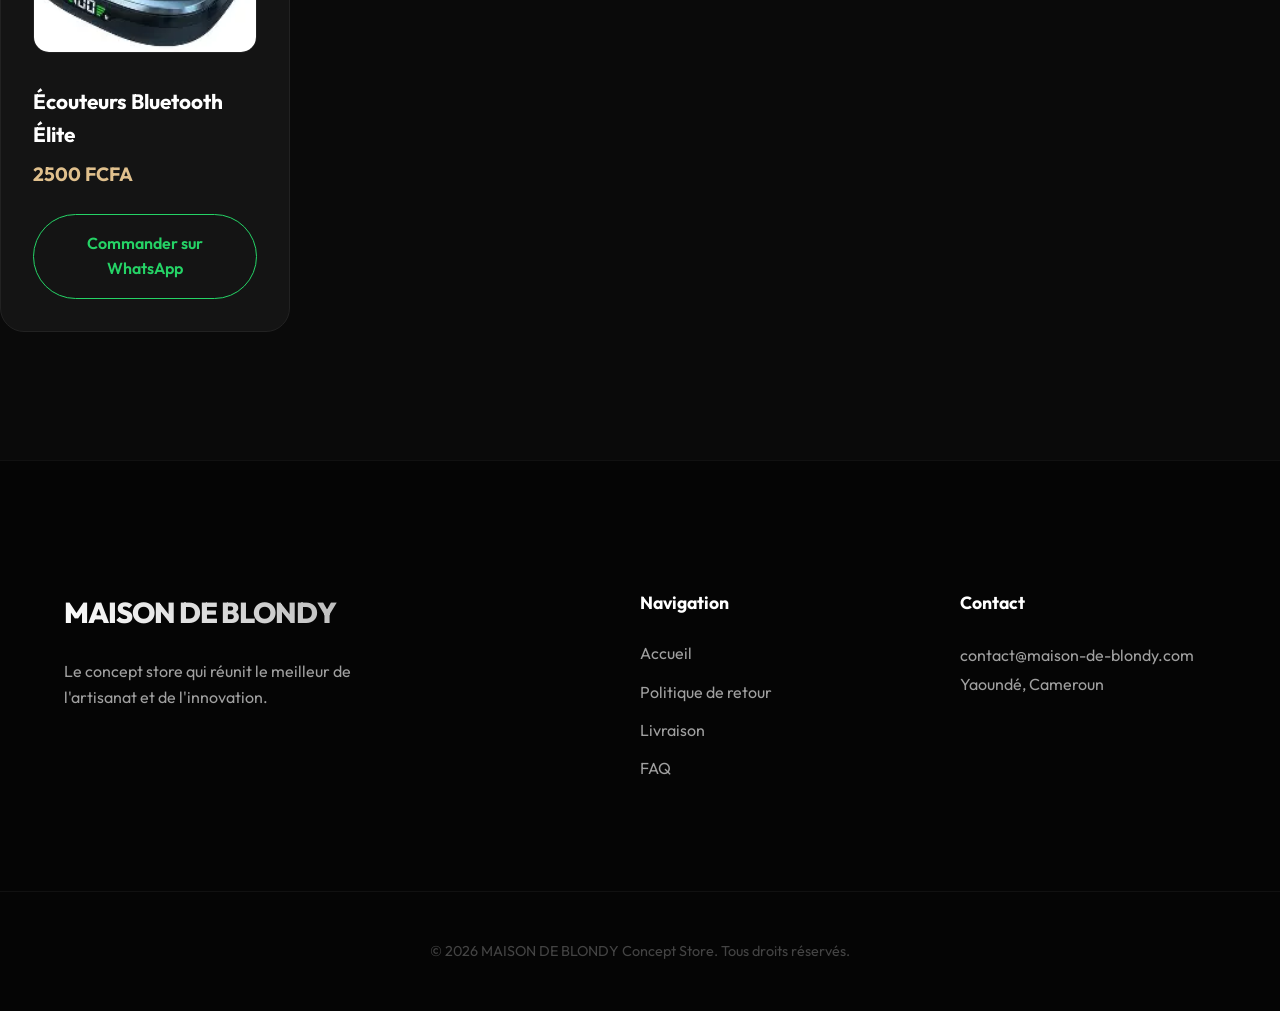
<file: BLONDY/tech.html>
<!DOCTYPE html>
<html lang="fr">

<head>
    <meta charset="UTF-8">
    <meta name="viewport" content="width=device-width, initial-scale=1.0">
    <title>High Tech | MAISON DE BLONDY</title>
    <meta name="description" content="Innovation et accessoires high-tech premium chez MAISON DE BLONDY.">
    <link rel="stylesheet" href="style.css">
</head>

<body>

    <nav id="navbar">
        <div class="logo"><a href="index.html" style="text-decoration: none; color: inherit;">MAISON DE BLONDY</a></div>
        <ul class="nav-links" id="nav-links">
            <li><a href="index.html">Accueil</a></li>
            <li><a href="mode.html">Mode Femme</a></li>
            <li><a href="miel.html">Miel Bio</a></li>
            <li><a href="tech.html" class="active">High Tech</a></li>
            <li><a href="index.html#contact">Contact</a></li>
        </ul>
        <div class="nav-icons">
            <button class="menu-toggle" id="menu-toggle" aria-label="Menu">
                <svg viewBox="0 0 24 24" width="32" height="32" stroke="currentColor" stroke-width="2.5" fill="none"
                    stroke-linecap="round" stroke-linejoin="round">
                    <line x1="3" y1="12" x2="21" y2="12"></line>
                    <line x1="3" y1="6" x2="21" y2="6"></line>
                    <line x1="3" y1="18" x2="21" y2="18"></line>
                </svg>
            </button>
            <a href="#" class="cart-icon">🛒</a>
        </div>
    </nav>

    <header class="category-hero"
        style="background: linear-gradient(rgba(0,0,0,0.6), rgba(0,0,0,0.6)), url('assets/smartphone.png') center/cover;">
        <div class="hero-content">
            <h1>Expertise High Tech</h1>
            <p>Le meilleur de la technologie sélectionné pour vous aujourd'hui.</p>
        </div>
    </header>

    <main>
        <section class="product-section container">
            <div class="product-grid">
                <div class="product-card">
                    <img src="OIP (5).webp" alt="Écouteurs Pro Noir" class="product-img">
                    <div class="product-info">
                        <h4>Écouteurs Sans Fils Pro (Noir)</h4>
                        <p class="price">2500 FCFA</p>
                        <a href="https://wa.me/237656687317?text=Bonjour%20Maison%20de%20Blondy,%20je%20souhaite%20commander%20les%20écouteurs%20sans%20fils%20pro%20noirs%20(2500%20FCFA)"
                            class="whatsapp-order-btn">Commander sur WhatsApp</a>
                    </div>
                </div>
                <div class="product-card">
                    <img src="OIP (6).webp" alt="Écouteurs Pro Blanc" class="product-img">
                    <div class="product-info">
                        <h4>Écouteurs Sans Fils Pro (Blanc)</h4>
                        <p class="price">2500 FCFA</p>
                        <a href="https://wa.me/237656687317?text=Bonjour%20Maison%20de%20Blondy,%20je%20souhaite%20commander%20les%20écouteurs%20sans%20fils%20pro%20blancs%20(2500%20FCFA)"
                            class="whatsapp-order-btn">Commander sur WhatsApp</a>
                    </div>
                </div>
                <div class="product-card">
                    <img src="OIP (8).webp" alt="Casque Sony" class="product-img">
                    <div class="product-info">
                        <h4>Casque Audio "Sony Style"</h4>
                        <p class="price">3500 FCFA</p>
                        <a href="https://wa.me/237656687317?text=Bonjour%20Maison%20de%20Blondy,%20je%20souhaite%20commander%20le%20casque%20sony%20style%20(3500%20FCFA)"
                            class="whatsapp-order-btn">Commander sur WhatsApp</a>
                    </div>
                </div>
                <div class="product-card">
                    <img src="télécharger (3).webp" alt="Écouteurs Sport" class="product-img">
                    <div class="product-info">
                        <h4>Écouteurs Neckband Sport</h4>
                        <p class="price">3000 FCFA</p>
                        <a href="https://wa.me/237656687317?text=Bonjour%20Maison%20de%20Blondy,%20je%20souhaite%20commander%20les%20écouteurs%20neckband%20sport%20(2500%20FCFA)"
                            class="whatsapp-order-btn">Commander sur WhatsApp</a>
                    </div>
                </div>
                <div class="product-card">
                    <img src="télécharger (4).webp" alt="Écouteurs Bluetooth" class="product-img">
                    <div class="product-info">
                        <h4>Écouteurs Bluetooth Élite</h4>
                        <p class="price">2500 FCFA</p>
                        <a href="https://wa.me/237656687317?text=Bonjour%20Maison%20de%20Blondy,%20je%20souhaite%20commander%20les%20écouteurs%20bluetooth%20élite%20(2500%20FCFA)"
                            class="whatsapp-order-btn">Commander sur WhatsApp</a>
                    </div>
                </div>
            </div>
        </section>
    </main>

    <footer class="site-footer">
        <div class="container footer-container">
            <div class="footer-brand">
                <h3 class="logo">MAISON DE BLONDY</h3>
                <p>Le concept store qui réunit le meilleur de l'artisanat et de l'innovation.</p>
            </div>
            <div class="footer-nav">
                <h4>Navigation</h4>
                <ul>
                    <li><a href="index.html" style="color: inherit; text-decoration: none;">Accueil</a></li>
                    <li>Politique de retour</li>
                    <li>Livraison</li>
                    <li>FAQ</li>
                </ul>
            </div>
            <div class="footer-contact">
                <h4>Contact</h4>
                <p>contact@maison-de-blondy.com<br>Yaoundé, Cameroun</p>
            </div>
        </div>
        <div class="footer-bottom">
            <p>&copy; 2026 MAISON DE BLONDY Concept Store. Tous droits réservés.</p>
        </div>
    </footer>

    <script src="main.js"></script>
</body>

</html>
</file>
<file: style.css>
:root {
    --primary: #0f172a;
    --secondary: #1e293b;
    --accent: #6366f1; /* Electric Indigo */
    --accent-glow: rgba(99, 102, 241, 0.5);
    --text: #f8fafc;
    --text-muted: #94a3b8;
    --white: #ffffff;
    --black: #000000;
    --gradient: linear-gradient(135deg, #6366f1 0%, #a855f7 100%);
    --glass: rgba(30, 41, 59, 0.7);
    --glass-border: rgba(255, 255, 255, 0.1);
    --transition: all 0.3s cubic-bezier(0.4, 0, 0.2, 1);
}

* {
    margin: 0;
    padding: 0;
    box-sizing: border-box;
}

html {
    scroll-behavior: smooth;
    font-size: 16px;
}

body {
    font-family: 'Inter', sans-serif;
    background-color: var(--primary);
    color: var(--text);
    line-height: 1.6;
    overflow-x: hidden;
    cursor: default; /* Fallback */
}

h1, h2, h3, .logo {
    font-family: 'Outfit', sans-serif;
}

.container {
    max-width: 1200px;
    margin: 0 auto;
    padding: 0 2rem;
}

@media (max-width: 768px) {
    .container {
        padding: 0 1.5rem;
    }
}


.section-padding {
    padding: 8rem 0;
}

.gradient-text {
    background: var(--gradient);
    -webkit-background-clip: text;
    background-clip: text;
    -webkit-text-fill-color: transparent;
}

/* Custom Cursor */
.cursor-dot {
    width: 8px;
    height: 8px;
    background-color: var(--accent);
    position: fixed;
    border-radius: 50%;
    pointer-events: none;
    z-index: 9999;
}

.cursor-outline {
    width: 40px;
    height: 40px;
    border: 2px solid var(--accent);
    position: fixed;
    border-radius: 50%;
    pointer-events: none;
    z-index: 9998;
    transition: width 0.3s, height 0.3s;
}

/* Hide cursor on touch devices */
@media (hover: none) and (pointer: coarse) {
    .cursor-dot, .cursor-outline {
        display: none;
    }
}


/* Header & Navbar */
header {
    position: fixed;
    top: 0;
    width: 100%;
    z-index: 1000;
    transition: var(--transition);
}

nav {
    display: flex;
    justify-content: space-between;
    align-items: center;
    padding: 1.5rem 5%;
    background: transparent;
    backdrop-filter: blur(10px);
}

nav.scrolled {
    padding: 1rem 5%;
    background: var(--glass);
    border-bottom: 1px solid var(--glass-border);
}

.logo {
    font-size: 1.8rem;
    font-weight: 900;
    color: var(--white);
    letter-spacing: -1px;
}

.logo span {
    color: var(--accent);
}

.nav-links {
    display: flex;
    list-style: none;
    gap: 2.5rem;
}

.nav-links a {
    text-decoration: none;
    color: var(--text-muted);
    font-weight: 500;
    font-size: 1rem;
    transition: var(--transition);
    position: relative;
}

.nav-links a:hover, .nav-links a.active {
    color: var(--accent);
}

.nav-links a::after {
    content: '';
    position: absolute;
    bottom: -5px;
    left: 0;
    width: 0;
    height: 2px;
    background: var(--gradient);
    transition: var(--transition);
}

.nav-links a:hover::after, .nav-links a.active::after {
    width: 100%;
}

/* Burger Menu Style */
.burger {
    display: none;
    cursor: pointer;
    z-index: 1001;
}

.burger div {
    width: 25px;
    height: 3px;
    background-color: var(--white);
    margin: 5px;
    transition: var(--transition);
}

/* Hero Section */
.hero-section {
    min-height: 100vh;
    display: flex;
    align-items: center;
    justify-content: space-between;
    padding: 0 10%;
    position: relative;
    background: radial-gradient(circle at 10% 20%, rgba(99, 102, 241, 0.1) 0%, transparent 40%);
}


.hero-content h2 {
    font-size: 1.5rem;
    color: var(--text-muted);
    font-weight: 400;
    margin-bottom: 0.5rem;
}

.hero-content h1 {
    font-size: 5rem;
    font-weight: 900;
    line-height: 1.1;
    margin-bottom: 1.5rem;
    letter-spacing: -2px;
}

.hero-content p {
    font-size: 1.25rem;
    color: var(--text-muted);
    margin-bottom: 2.5rem;
}

.hero-btns {
    display: flex;
    gap: 1.5rem;
    flex-wrap: wrap;
}


.btn {
    padding: 1rem 2rem;
    border-radius: 8px;
    text-decoration: none;
    font-weight: 600;
    display: inline-block;
    transition: var(--transition);
    cursor: pointer;
    font-size: 1rem;
}

.btn-primary {
    background: var(--gradient);
    color: var(--white);
    box-shadow: 0 10px 20px -10px var(--accent-glow);
}

.btn-outline {
    background: transparent;
    color: var(--white);
    border: 2px solid var(--accent); /* Renforcement pour le CV */
}

.btn-text {
    background: transparent;
    color: var(--text-muted);
    text-decoration: underline;
    text-underline-offset: 5px;
}

.btn-primary:hover {
    transform: translateY(-5px);
    box-shadow: 0 15px 30px -10px var(--accent-glow);
}

.btn-outline:hover {
    background: var(--accent);
    color: var(--white);
}

.btn-text:hover {
    color: var(--accent);
}

.hero-visual {
    position: relative;
    flex-basis: 40%;
}


.blob {
    position: absolute;
    top: 50%;
    left: 50%;
    transform: translate(-50%, -50%);
    width: 400px;
    height: 400px;
    background: var(--gradient);
    border-radius: 50%;
    filter: blur(80px);
    opacity: 0.3;
    animation: move 20s infinite alternate;
}

.profile-card {
    display: flex;
    flex-direction: column; /* Mise en colonnes pour plus d'impact */
    align-items: center;
    gap: 1.5rem;
    padding: 2.5rem;
    min-width: 320px;
    position: relative;
    z-index: 5;
    text-align: center;
}

.profile-img {
    width: 180px; /* Sensiblement agrandie */
    height: 180px;
    border-radius: 50%;
    object-fit: cover;
    border: 5px solid var(--accent);
    box-shadow: 0 0 30px var(--accent-glow);
}

.profile-info h3 {
    font-size: 1.8rem;
    margin-bottom: 0.5rem;
}

.profile-info p {
    font-size: 0.85rem;
    color: var(--text-muted);
    margin-bottom: 1.5rem;
}

.profile-socials {
    display: flex;
    justify-content: center;
    gap: 1.5rem;
}

.profile-socials a {
    font-size: 1.5rem;
    color: var(--text-muted);
    transition: var(--transition);
}

.profile-socials a:hover {
    color: var(--accent);
    transform: scale(1.2);
}

.floating-tech {
    position: absolute;
    width: 60px;
    height: 60px;
    background: var(--glass);
    border: 1px solid var(--glass-border);
    border-radius: 12px;
    display: flex;
    align-items: center;
    justify-content: center;
    font-size: 1.8rem;
    color: var(--accent);
    backdrop-filter: blur(10px);
    animation: float 4s ease-in-out infinite;
}

.tech-1 { top: -20px; right: 20px; animation-delay: 0s; }
.tech-2 { bottom: 40px; right: -30px; animation-delay: 1s; }
.tech-3 { bottom: -10px; left: 30px; animation-delay: 2s; }

@keyframes float {
    0%, 100% { transform: translateY(0); }
    50% { transform: translateY(-15px); }
}

/* Services */
.section-header {
    text-align: center;
    margin-bottom: 4rem;
}

.subtitle {
    color: var(--accent);
    text-transform: uppercase;
    font-weight: 700;
    letter-spacing: 2px;
    font-size: 0.85rem;
    display: block;
    margin-bottom: 0.5rem;
}

.section-header h2 {
    font-size: 3rem;
    font-weight: 700;
}

.services-grid {
    display: grid;
    grid-template-columns: repeat(auto-fit, minmax(280px, 1fr));
    gap: 2rem;
}


.service-card {
    background: var(--secondary);
    padding: 3rem 2rem;
    border-radius: 16px;
    border: 1px solid var(--glass-border);
    transition: var(--transition);
    text-align: center;
}

.service-card:hover {
    transform: translateY(-10px);
    border-color: var(--accent);
    box-shadow: 0 20px 40px -20px var(--accent-glow);
}

.service-icon {
    font-size: 2.5rem;
    background: var(--gradient);
    -webkit-background-clip: text;
    background-clip: text;
    -webkit-text-fill-color: transparent;
    margin-bottom: 1.5rem;
}

.service-card h3 {
    font-size: 1.5rem;
    margin-bottom: 1rem;
}

.service-card p {
    color: var(--text-muted);
}

/* Projects */
.projects-grid {
    display: grid;
    grid-template-columns: repeat(auto-fit, minmax(320px, 1fr));
    gap: 3rem;
}


.project-card {
    border-radius: 20px;
    overflow: hidden;
    background: var(--secondary);
    border: 1px solid var(--glass-border);
}

.project-img {
    height: 300px;
    background: #111; /* Placeholder */
    position: relative;
    overflow: hidden;
}

.project-img img {
    width: 100%;
    height: 100%;
    object-fit: cover;
    transition: transform 0.5s ease;
}

.project-card:hover .project-img img {
    transform: scale(1.1);
}

.project-overlay {
    position: absolute;
    top: 0; left: 0; width: 100%; height: 100%;
    background: rgba(15, 23, 42, 0.8);
    display: flex;
    align-items: center;
    justify-content: center;
    opacity: 0;
    transition: var(--transition);
}

.project-card:hover .project-overlay {
    opacity: 1;
}

.btn-circle {
    width: 60px;
    height: 60px;
    border-radius: 50%;
    background: var(--accent);
    color: var(--white);
    display: flex;
    align-items: center;
    justify-content: center;
    font-size: 1.5rem;
    text-decoration: none;
}

.project-info {
    padding: 1.5rem;
}

.project-info h3 {
    margin-bottom: 0.5rem;
}

.project-info p {
    color: var(--text-muted);
    font-size: 0.9rem;
    margin-bottom: 1rem;
}

.tags {
    display: flex;
    gap: 0.5rem;
    flex-wrap: wrap;
}

.tags span {
    background: rgba(99, 102, 241, 0.1);
    color: var(--accent);
    padding: 0.3rem 0.8rem;
    border-radius: 20px;
    font-size: 0.75rem;
    font-weight: 600;
}

/* Skills */
.skills-wrapper {
    display: grid;
    grid-template-columns: 1fr 1fr;
    gap: 4rem;
}

.skill-category h3 {
    margin-bottom: 2rem;
    font-size: 1.5rem;
}

.skill-bar {
    margin-bottom: 1.5rem;
    position: relative;
}

.skill-bar span {
    display: block;
    margin-bottom: 0.5rem;
    font-weight: 500;
}

.skill-progress {
    height: 8px;
    background: var(--glass-border);
    border-radius: 4px;
    position: relative;
    overflow: hidden;
}

.skill-progress::after {
    content: '';
    position: absolute;
    left: 0; top: 0;
    height: 100%;
    background: var(--gradient);
    width: 0;
    transition: 1.5s ease-out;
}

/* Progress animation handled by JS Intersection Observer later */
.skill-progress.active::after {
    width: 100%; /* Will be controlled by inline style */
}

/* Contact */
.contact-box {
    display: grid;
    grid-template-columns: 1fr 1fr;
    gap: 4rem;
    background: var(--glass);
    padding: 4rem;
    border-radius: 30px;
    border: 1px solid var(--glass-border);
}

.contact-info h2 {
    font-size: 3.5rem;
    line-height: 1.1;
    margin-bottom: 1.5rem;
}

.social-links {
    display: flex;
    gap: 1.5rem;
    margin-top: 2rem;
}

.social-links a {
    font-size: 1.5rem;
    color: var(--text-muted);
    transition: var(--transition);
}

.social-links a:hover {
    color: var(--accent);
    transform: translateY(-3px);
}

.input-group {
    position: relative;
    margin-bottom: 2rem;
}

.input-group input, .input-group textarea {
    width: 100%;
    background: rgba(255, 255, 255, 0.05);
    border: none;
    border-bottom: 2px solid var(--glass-border);
    padding: 1rem 0;
    color: var(--white);
    font-size: 1rem;
    outline: none;
    transition: var(--transition);
}

.input-group label {
    position: absolute;
    left: 0;
    top: 1rem;
    color: var(--text-muted);
    pointer-events: none;
    transition: var(--transition);
}

.input-group input:focus + label,
.input-group input:not(:placeholder-shown) + label,
.input-group textarea:focus + label,
.input-group textarea:not(:placeholder-shown) + label {
    top: -1.2rem;
    font-size: 0.8rem;
    color: var(--accent);
}

.input-group input:focus, .input-group textarea:focus {
    border-color: var(--accent);
}

/* Footer */
footer {
    padding: 3rem 0;
    border-top: 1px solid var(--glass-border);
    text-align: center;
}

footer p {
    color: var(--text-muted);
}

/* Responsive */
@media (max-width: 992px) {
    .section-padding {
        padding: 5rem 0;
    }

    .hero-section {
        flex-direction: column-reverse;
        justify-content: center;
        text-align: center;
        padding: 8rem 5% 4rem;
        gap: 4rem;
    }

    .hero-content h1 {
        font-size: 3.5rem;
    }

    .hero-btns {
        justify-content: center;
    }

    .hero-visual {
        flex-basis: auto;
        width: 100%;
        display: flex;
        justify-content: center;
    }

    .blob {
        width: 300px;
        height: 300px;
    }

    .contact-box {
        grid-template-columns: 1fr;
        padding: 2.5rem;
        gap: 3rem;
    }
    
    .contact-info h2 {
        font-size: 2.5rem;
    }
}


@media (max-width: 768px) {
    .nav-links {
        position: fixed;
        right: 0px;
        height: 100vh;
        top: 0px;
        background-color: var(--secondary);
        display: flex;
        flex-direction: column;
        align-items: center;
        justify-content: center;
        width: 100%;
        transform: translateX(100%);
        transition: transform 0.5s cubic-bezier(0.77, 0.2, 0.05, 1);
        z-index: 1000;
        gap: 2.5rem;
        box-shadow: -10px 0 30px rgba(0,0,0,0.5);
    }

    .nav-links a {
        font-size: 1.5rem;
        color: var(--white);
    }

    .nav-links.nav-active {
        transform: translateX(0%);
    }


    .burger {
        display: block;
    }

    .hero-content h1 {
        font-size: 2.8rem;
    }

    .hero-content p {
        font-size: 1.1rem;
    }

    .services-grid {
        grid-template-columns: 1fr;
    }

    .projects-grid {
        grid-template-columns: 1fr;
    }

    .skills-wrapper {
        grid-template-columns: 1fr;
        gap: 2rem;
    }

    .section-header h2 {
        font-size: 2.2rem;
    }

    .profile-card {
        min-width: unset;
        width: 100%;
        max-width: 350px;
        padding: 1.5rem;
    }

    .profile-img {
        width: 140px;
        height: 140px;
    }

    .floating-tech {
        width: 45px;
        height: 45px;
        font-size: 1.4rem;
    }

    .tech-1 { top: -10px; right: 10px; }
    .tech-2 { bottom: 20px; right: -10px; }
    .tech-3 { bottom: -5px; left: 10px; }
}


@media (max-width: 480px) {
    .hero-content h1 {
        font-size: 2.2rem;
    }
    
    .hero-btns {
        flex-direction: column;
        width: 100%;
    }
    
    .btn {
        width: 100%;
        text-align: center;
    }

    .section-padding {
        padding: 4rem 0;
    }

    .contact-box {
        padding: 1.5rem;
    }

    .contact-info h2 {
        font-size: 2rem;
    }
}


/* Burger Animation */
.toggle .line1 {
    transform: rotate(-45deg) translate(-5px, 6px);
}
.toggle .line2 {
    opacity: 0;
}
.toggle .line3 {
    transform: rotate(45deg) translate(-5px, -6px);
}

/* Code Syntax Highlighting */
.code-keyword { color: #c678dd; }
.code-var { color: #e06c75; }
.code-prop { color: #d19a66; }
.code-string { color: #98c379; }

@keyframes move {
    0% { transform: translate(-50%, -50%) scale(1); }
    100% { transform: translate(-30%, -40%) scale(1.2); }
}

.reveal {
    opacity: 0;
    transform: translateY(30px);
    transition: 1s cubic-bezier(0.17, 0.85, 0.438, 0.99);
}

.reveal.visible {
    opacity: 1;
    transform: translateY(0);
}
/* Floating WhatsApp Button */
.whatsapp-float {
    position: fixed;
    bottom: 30px;
    right: 30px;
    z-index: 1000;
}

.whatsapp-float a {
    display: flex;
    align-items: center;
    gap: 10px;
    background: #25d366;
    color: white;
    padding: 12px 20px;
    border-radius: 50px;
    text-decoration: none;
    font-weight: 600;
    box-shadow: 0 10px 25px rgba(37, 211, 102, 0.4);
    transition: var(--transition);
}

.whatsapp-float a i {
    font-size: 1.8rem;
}

.whatsapp-float a span {
    max-width: 0;
    overflow: hidden;
    white-space: nowrap;
    transition: max-width 0.5s ease;
}

.whatsapp-float:hover a span {
    max-width: 200px;
}

.whatsapp-float a:hover {
    transform: translateY(-5px);
    box-shadow: 0 15px 30px rgba(37, 211, 102, 0.6);
}

@media (max-width: 768px) {
    .whatsapp-float {
        bottom: 20px;
        right: 20px;
    }
    
    .whatsapp-float a span {
        display: none;
    }
    
    .whatsapp-float a {
        padding: 15px;
        border-radius: 50%;
    }
}
</file>
<file: BLONDY/style.css>
@import url('https://fonts.googleapis.com/css2?family=Outfit:wght@300;400;600;800&display=swap');

:root {
    --primary-font: 'Outfit', sans-serif;
    --bg-dark: #0a0a0a;
    --bg-light: #121212;
    --text-main: #ffffff;
    --text-dim: #a0a0a0;
    --accent-fashion: #e0c08d;
    --accent-honey: #f4b41a;
    --accent-tech: #0087ff;
    --glass: rgba(255, 255, 255, 0.05);
    --glass-border: rgba(255, 255, 255, 0.1);
    --transition: all 0.4s cubic-bezier(0.165, 0.84, 0.44, 1);
    --container-max: 1400px;
}

* {
    margin: 0;
    padding: 0;
    box-sizing: border-box;
}

body {
    font-family: var(--primary-font);
    background-color: var(--bg-dark);
    color: var(--text-main);
    line-height: 1.6;
    overflow-x: hidden;
    -webkit-font-smoothing: antialiased;
}

.container {
    width: 100%;
    max-width: var(--container-max);
    margin: 0 auto;
    padding: 0 5%;
}

/* Glassmorphism Navbar */
nav {
    position: fixed;
    top: 0;
    width: 100%;
    padding: 1.5rem 5%;
    display: flex;
    justify-content: space-between;
    align-items: center;
    z-index: 1000;
    background: rgba(10, 10, 10, 0.8);
    backdrop-filter: blur(20px);
    border-bottom: 1px solid var(--glass-border);
    transition: var(--transition);
}

.logo {
    font-size: 1.8rem;
    font-weight: 800;
    letter-spacing: -1px;
    background: linear-gradient(45deg, #fff, #888);
    -webkit-background-clip: text;
    background-clip: text;
    -webkit-text-fill-color: transparent;
}

.nav-links {
    display: flex;
    gap: 2.5rem;
    list-style: none;
}

.nav-links a {
    text-decoration: none;
    color: var(--text-main);
    font-weight: 400;
    font-size: 0.95rem;
    opacity: 0.7;
    transition: var(--transition);
    position: relative;
}

.nav-links a:hover,
.nav-links a.active {
    color: #fff;
    opacity: 1;
}

.nav-links a.active::after {
    content: '';
    position: absolute;
    bottom: -5px;
    left: 0;
    width: 100%;
    height: 2px;
    background: #fff;
}

/* Category Hero */
.category-hero {
    height: 60vh;
    display: flex;
    align-items: center;
    justify-content: center;
    text-align: center;
    padding: 0 5%;
}

.category-hero .hero-content h1 {
    font-size: clamp(3rem, 8vw, 5rem);
    margin-bottom: 1rem;
}

.category-hero .hero-content p {
    font-size: 1.5rem;
    max-width: 600px;
    margin: 0 auto;
}

.cart-icon {
    color: white;
    text-decoration: none;
    font-size: 1.2rem;
}

/* Hero Section */
.hero {
    height: 100vh;
    width: 100%;
    position: relative;
    display: flex;
    align-items: center;
    justify-content: center;
    text-align: center;
    overflow: hidden;
}

.hero-video-bg {
    position: absolute;
    top: 0;
    left: 0;
    width: 100%;
    height: 100%;
    object-fit: cover;
    z-index: -1;
    filter: brightness(0.4);
}

.hero-content h1 {
    font-size: clamp(3rem, 10vw, 7rem);
    font-weight: 800;
    line-height: 0.9;
    margin-bottom: 1.5rem;
    animation: fadeInUp 1.2s ease forwards;
}

.hero-content p {
    font-size: clamp(1rem, 2vw, 1.25rem);
    color: var(--text-dim);
    max-width: 600px;
    margin: 0 auto 2rem;
    animation: fadeInUp 1.2s ease 0.2s forwards;
    opacity: 0;
}

.cta-button {
    padding: 1rem 2.5rem;
    font-size: 1rem;
    font-weight: 600;
    color: #000;
    background: #fff;
    border: none;
    border-radius: 50px;
    cursor: pointer;
    transition: var(--transition);
    animation: fadeInUp 1.2s ease 0.4s forwards;
    opacity: 0;
}

.cta-button:hover {
    transform: scale(1.05);
    box-shadow: 0 10px 30px rgba(255, 255, 255, 0.2);
}

/* Categories Section */
.categories {
    padding: 10rem 5%;
}

.categories-grid {
    display: grid;
    grid-template-columns: repeat(auto-fit, minmax(clamp(300px, 30vw, 400px), 1fr));
    gap: 2rem;
}

.category-card {
    position: relative;
    height: 600px;
    border-radius: 24px;
    overflow: hidden;
    cursor: pointer;
    transition: var(--transition);
}

.category-card img {
    width: 100%;
    height: 100%;
    object-fit: cover;
    transition: var(--transition);
}

.category-overlay {
    position: absolute;
    bottom: 0;
    left: 0;
    width: 100%;
    padding: 3rem;
    background: linear-gradient(transparent, rgba(0,0,0,0.9));
    z-index: 2;
}

.category-card:hover img {
    transform: scale(1.1);
}

.category-card:hover {
    transform: translateY(-10px);
}

.category-card h3 {
    font-size: 2.5rem;
    margin-bottom: 0.5rem;
}

.category-card p {
    color: var(--text-dim);
    margin-bottom: 1.5rem;
}

.explore-btn {
    display: inline-flex;
    align-items: center;
    gap: 0.5rem;
    color: var(--text-main);
    text-decoration: none;
    font-weight: 600;
    font-size: 0.9rem;
}

/* Category Specific Accents */
.card-fashion { border-bottom: 5px solid var(--accent-fashion); }
.card-honey { border-bottom: 5px solid var(--accent-honey); }
.card-tech { border-bottom: 5px solid var(--accent-tech); }

/* Featured Products Section */
.featured-products {
    padding: 8rem 0;
    text-align: center;
    border-top: 1px solid #1a1a1a;
    background-color: #0c0c0c;
}

.featured-products h2 {
    font-size: clamp(2rem, 5vw, 3rem);
    margin-bottom: 4rem;
    font-weight: 800;
}

.product-grid {
    display: grid;
    grid-template-columns: repeat(auto-fit, minmax(280px, 1fr));
    gap: 2.5rem;
}

.product-card {
    background: #141414;
    padding: 2rem;
    border-radius: 24px;
    border: 1px solid #222;
    transition: var(--transition);
    text-align: left;
}

.product-card:hover {
    transform: translateY(-10px);
    border-color: #333;
    box-shadow: 0 20px 40px rgba(0,0,0,0.4);
}

.product-image-placeholder {
    height: 250px;
    background: #1a1a1a;
    border-radius: 16px;
    margin-bottom: 1.5rem;
    position: relative;
    overflow: hidden;
}

.product-image-placeholder::after {
    content: '';
    position: absolute;
    top: 0;
    left: -100%;
    width: 100%;
    height: 100%;
    background: linear-gradient(90deg, transparent, rgba(255,255,255,0.03), transparent);
    animation: loading 1.5s infinite;
}

@keyframes loading {
    100% { left: 100%; }
}

.product-card h4 {
    font-size: 1.2rem;
    margin-bottom: 0.5rem;
}

.price {
    font-weight: 600;
    font-size: 1.1rem;
}

.fashion-price { color: var(--accent-fashion); }
.honey-price { color: var(--accent-honey); }
.tech-price { color: var(--accent-tech); }

/* Site Footer */
.site-footer {
    padding: 8rem 0 3rem;
    background: #050505;
    border-top: 1px solid #111;
}

.footer-container {
    display: grid;
    grid-template-columns: 2fr 1fr 1fr;
    gap: 4rem;
    margin-bottom: 6rem;
}

.footer-brand p {
    color: var(--text-dim);
    max-width: 320px;
    margin-top: 1.5rem;
}

.site-footer h4 {
    margin-bottom: 1.5rem;
    font-size: 1.1rem;
}

.footer-nav ul {
    list-style: none;
}

.footer-nav li {
    color: var(--text-dim);
    margin-bottom: 0.8rem;
    transition: var(--transition);
    cursor: pointer;
}

.footer-nav li:hover {
    color: #fff;
}

.footer-contact p {
    color: var(--text-dim);
    line-height: 1.8;
}

.footer-bottom {
    text-align: center;
    color: #444;
    font-size: 0.9rem;
    padding-top: 3rem;
    border-top: 1px solid #111;
}

/* Animations */
@keyframes fadeInUp {
    from {
        opacity: 0;
        transform: translateY(50px);
    }
    to {
        opacity: 1;
        transform: translateY(0);
    }
}

.menu-toggle {
    display: none;
    align-items: center;
    justify-content: center;
    width: 40px;
    height: 40px;
    color: white;
    background: transparent;
    border: none;
    cursor: pointer;
    z-index: 2000;
    padding: 0;
}

.nav-icons {
    display: flex;
    align-items: center;
    gap: 1rem;
}

@media (max-width: 1024px) {
    .footer-container {
        grid-template-columns: 1fr 1fr;
    }
    .footer-brand {
        grid-column: span 2;
        margin-bottom: 2rem;
    }
    .categories-grid {
        grid-template-columns: repeat(2, 1fr);
    }
}

@media (max-width: 768px) {
    .categories-grid {
        grid-template-columns: 1fr;
    }
    .menu-toggle {
        display: flex !important;
    }
    .nav-links {
        position: fixed;
        top: 0;
        right: -100%;
        width: 100%;
        height: 100vh;
        background: rgba(0, 0, 0, 0.95);
        backdrop-filter: blur(20px);
        -webkit-backdrop-filter: blur(20px);
        flex-direction: column;
        justify-content: center;
        align-items: center;
        gap: 2.5rem;
        transition: 0.6s cubic-bezier(0.85, 0, 0.15, 1);
        z-index: 1500;
    }
    .nav-links.active {
        right: 0;
    }
    .nav-links a {
        font-size: 1.8rem;
        font-weight: 600;
    }
    .hero-content h1 {
        font-size: 3rem;
    }
    .categories {
        padding: 5rem 0;
    }
    .category-card {
        height: 450px;
    }
    .footer-container {
        grid-template-columns: 1fr;
        gap: 3rem;
    }
    .footer-brand {
        grid-column: span 1;
    }
}

@media (max-width: 480px) {
    .product-grid {
        grid-template-columns: 1fr;
    }
}

/* Contact Section Styles */
.contact-section {
    padding: 10rem 0;
    background: linear-gradient(rgba(10, 10, 10, 0), rgba(20, 20, 20, 0.5));
    text-align: center;
}

.contact-content {
    max-width: 800px;
    margin: 0 auto;
    padding: 4rem;
    background: var(--glass);
    backdrop-filter: blur(20px);
    -webkit-backdrop-filter: blur(20px);
    border: 1px solid var(--glass-border);
    border-radius: 40px;
}

.contact-section h2 {
    font-size: clamp(2rem, 5vw, 3.5rem);
    font-weight: 800;
    margin-bottom: 1.5rem;
    line-height: 1.1;
}

.contact-section p {
    font-size: 1.2rem;
    color: var(--text-dim);
    margin-bottom: 3rem;
    max-width: 600px;
    margin-left: auto;
    margin-right: auto;
}

.whatsapp-btn {
    display: inline-flex;
    align-items: center;
    gap: 1rem;
    padding: 1.2rem 3rem;
    background: #25d366;
    color: #000;
    text-decoration: none;
    font-weight: 700;
    font-size: 1.1rem;
    border-radius: 100px;
    transition: var(--transition);
}

.whatsapp-btn:hover {
    transform: scale(1.05) translateY(-5px);
    box-shadow: 0 15px 30px rgba(37, 211, 102, 0.3);
    background: #20ba5a;
}

.whatsapp-btn svg {
    transition: var(--transition);
}

.whatsapp-btn:hover svg {
    transform: rotate(10deg);
}

@media (max-width: 768px) {
    .contact-section {
        padding: 5rem 5%;
    }
    .contact-content {
        padding: 3rem 1.5rem;
        border-radius: 24px;
    }
}

/* Product Sections */
.product-section {
    padding: 8rem 0;
}

.section-dark {
    background: #080808;
    border-top: 1px solid #111;
    border-bottom: 1px solid #111;
}

.section-title {
    font-size: clamp(2rem, 5vw, 3rem);
    font-weight: 800;
    margin-bottom: 4rem;
    text-align: center;
}

.product-img {
    width: 100%;
    height: 300px;
    object-fit: cover;
    border-radius: 16px;
    margin-bottom: 1.5rem;
    border: 1px solid #222;
}

.placeholder-img {
    width: 100%;
    height: 300px;
    background: #111;
    display: flex;
    align-items: center;
    justify-content: center;
    font-size: 5rem;
    border-radius: 16px;
    margin-bottom: 1.5rem;
    border: 1px solid #222;
}

.product-info h4 {
    font-size: 1.3rem;
    margin-bottom: 0.5rem;
}

.product-info .price {
    font-size: 1.2rem;
    font-weight: 700;
    color: var(--accent-fashion);
    margin-bottom: 1.5rem;
}

.whatsapp-order-btn {
    display: block;
    width: 100%;
    padding: 1rem;
    background: transparent;
    border: 1px solid #25d366;
    color: #25d366;
    text-decoration: none;
    text-align: center;
    border-radius: 50px;
    font-weight: 600;
    transition: var(--transition);
}

.whatsapp-order-btn:hover {
    background: #25d366;
    color: #000;
    transform: translateY(-3px);
    box-shadow: 0 10px 20px rgba(37, 211, 102, 0.2);
}

.category-link {
    text-decoration: none;
    color: inherit;
    display: block;
}

@media (max-width: 768px) {
    .product-img, .placeholder-img {
        height: 250px;
    }
}
</file>
